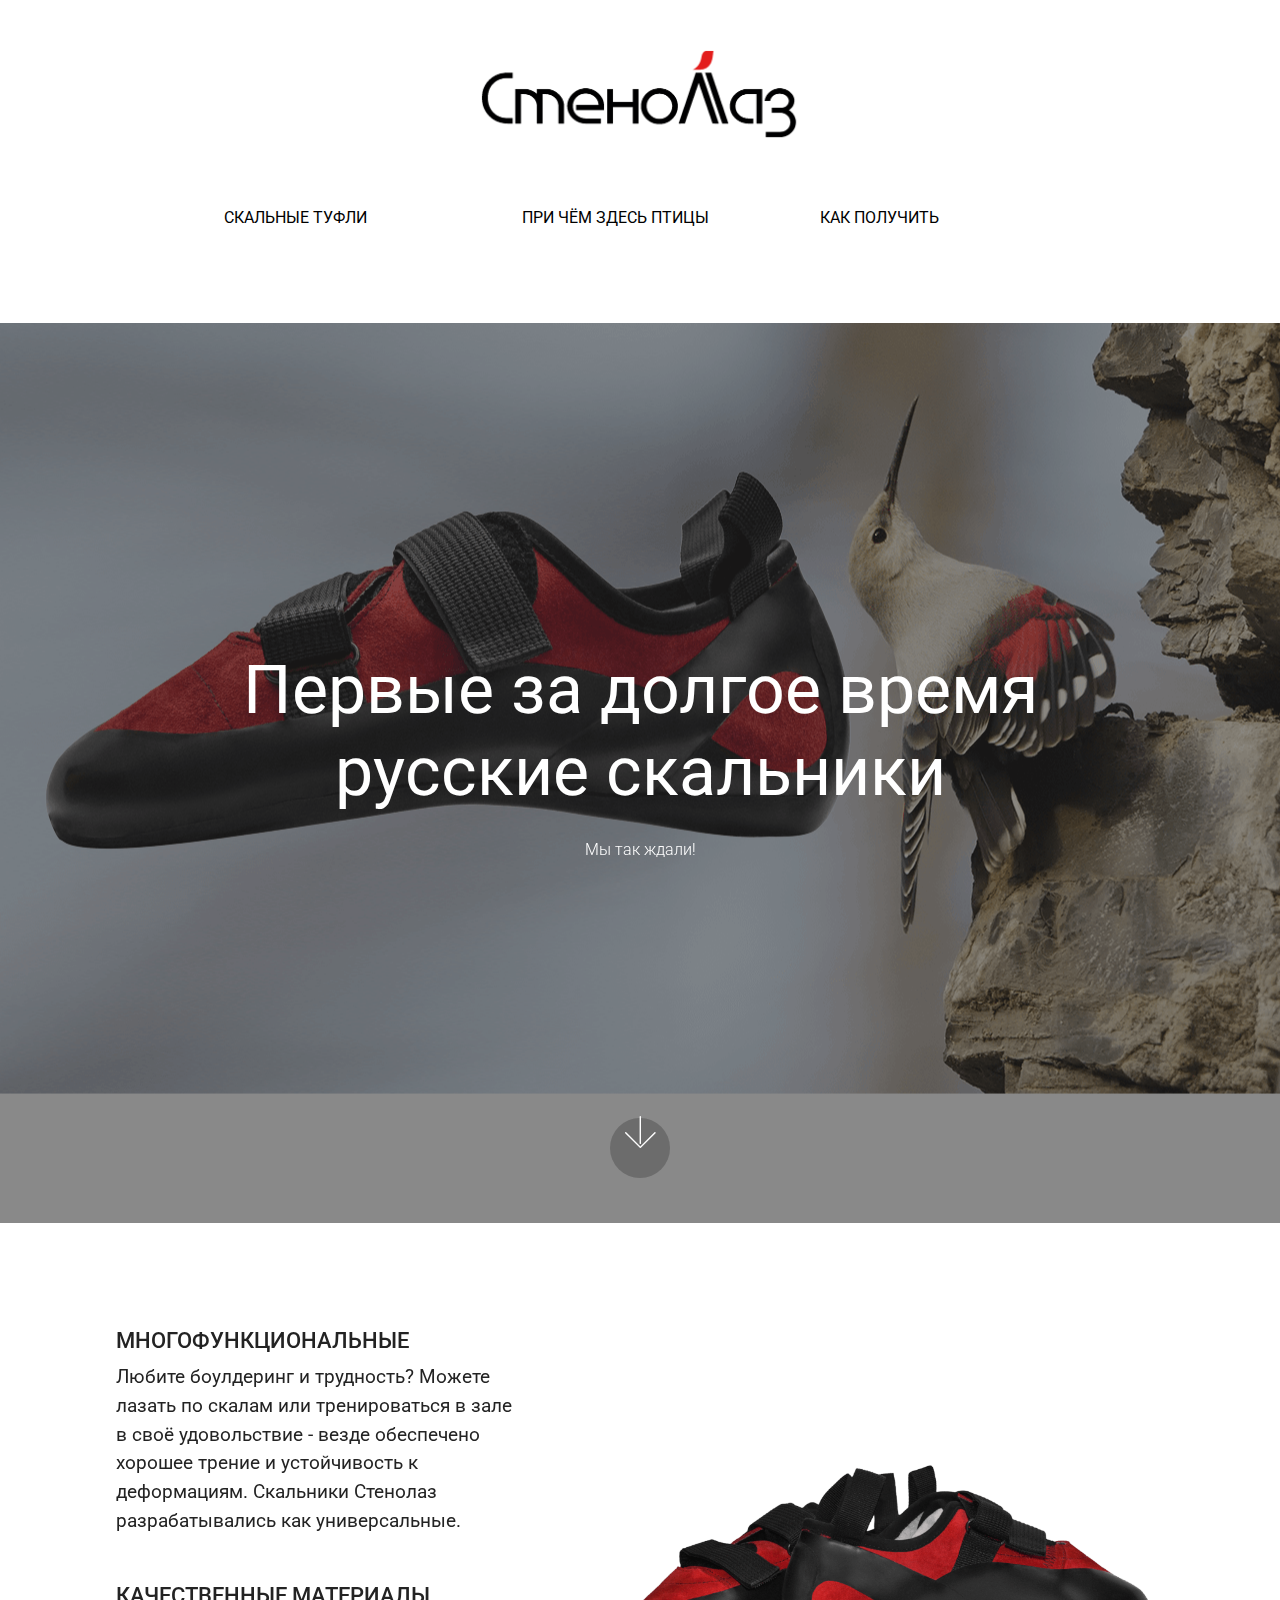
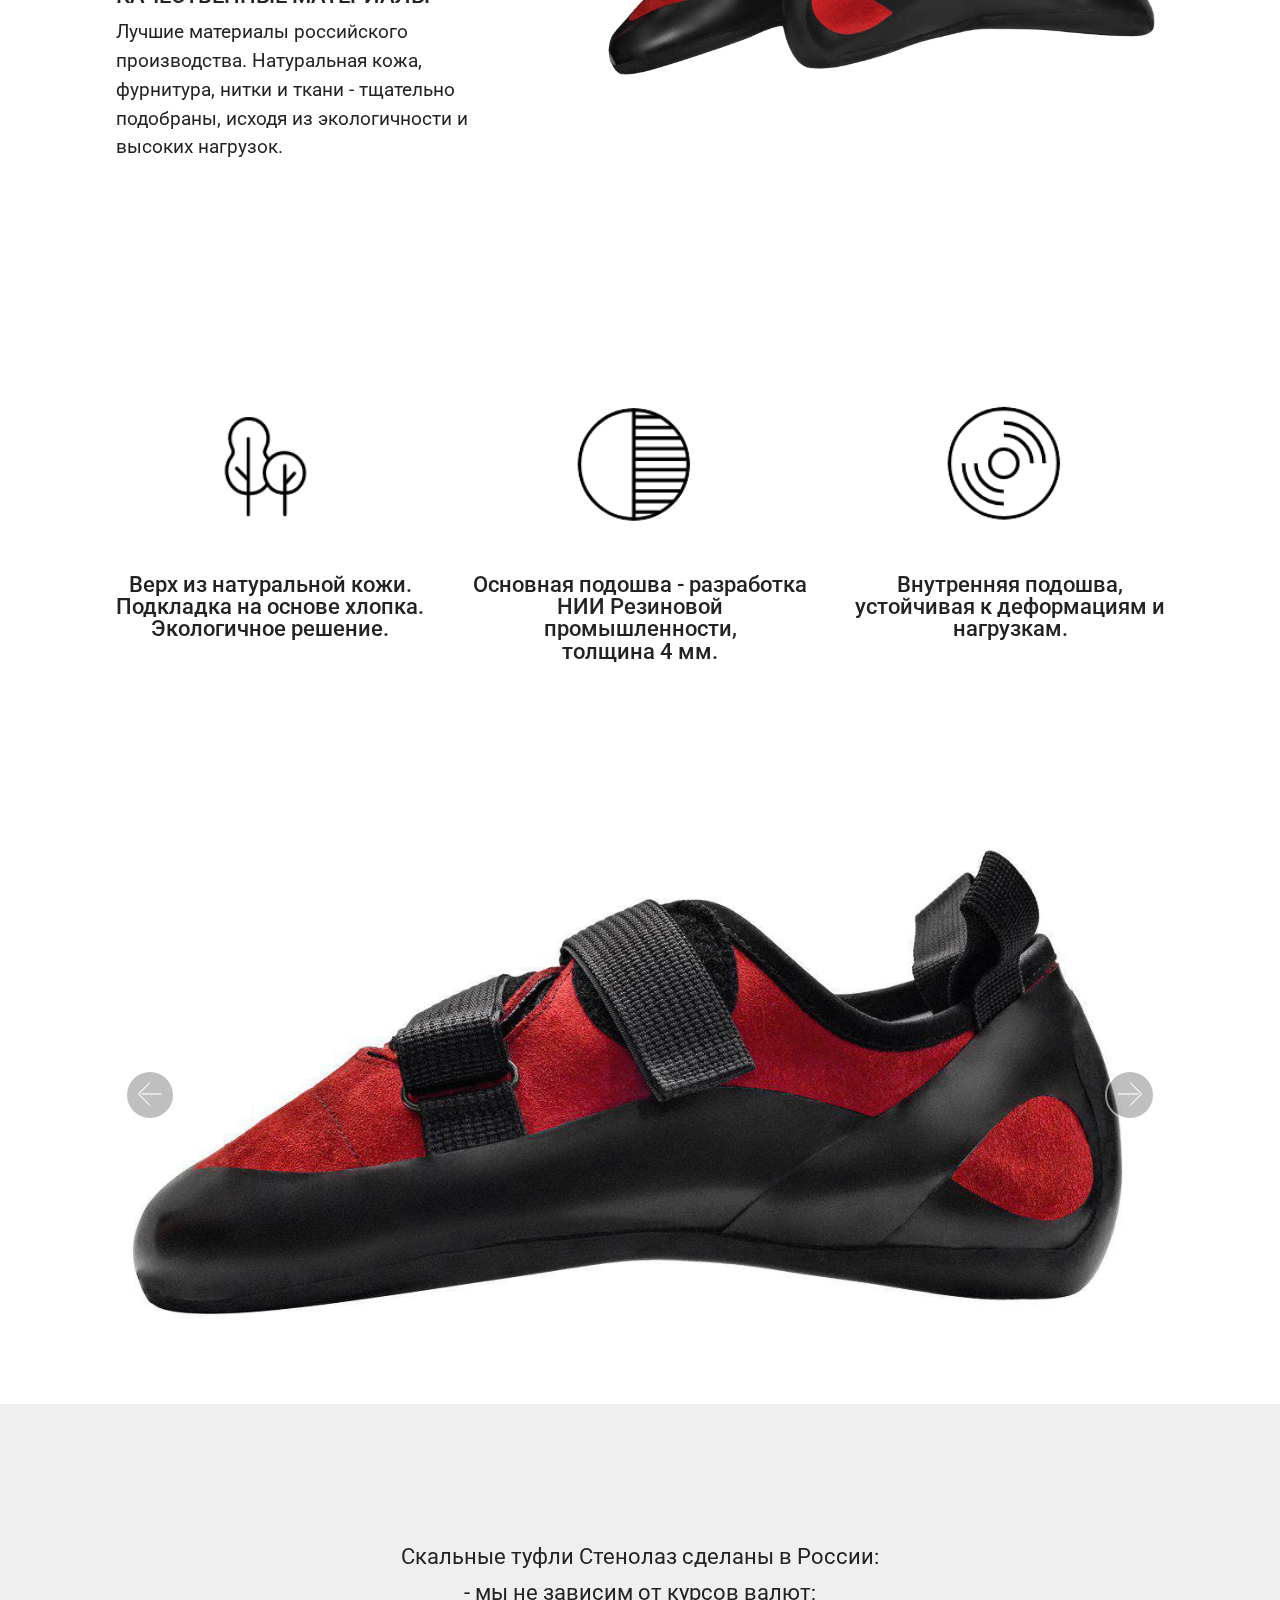
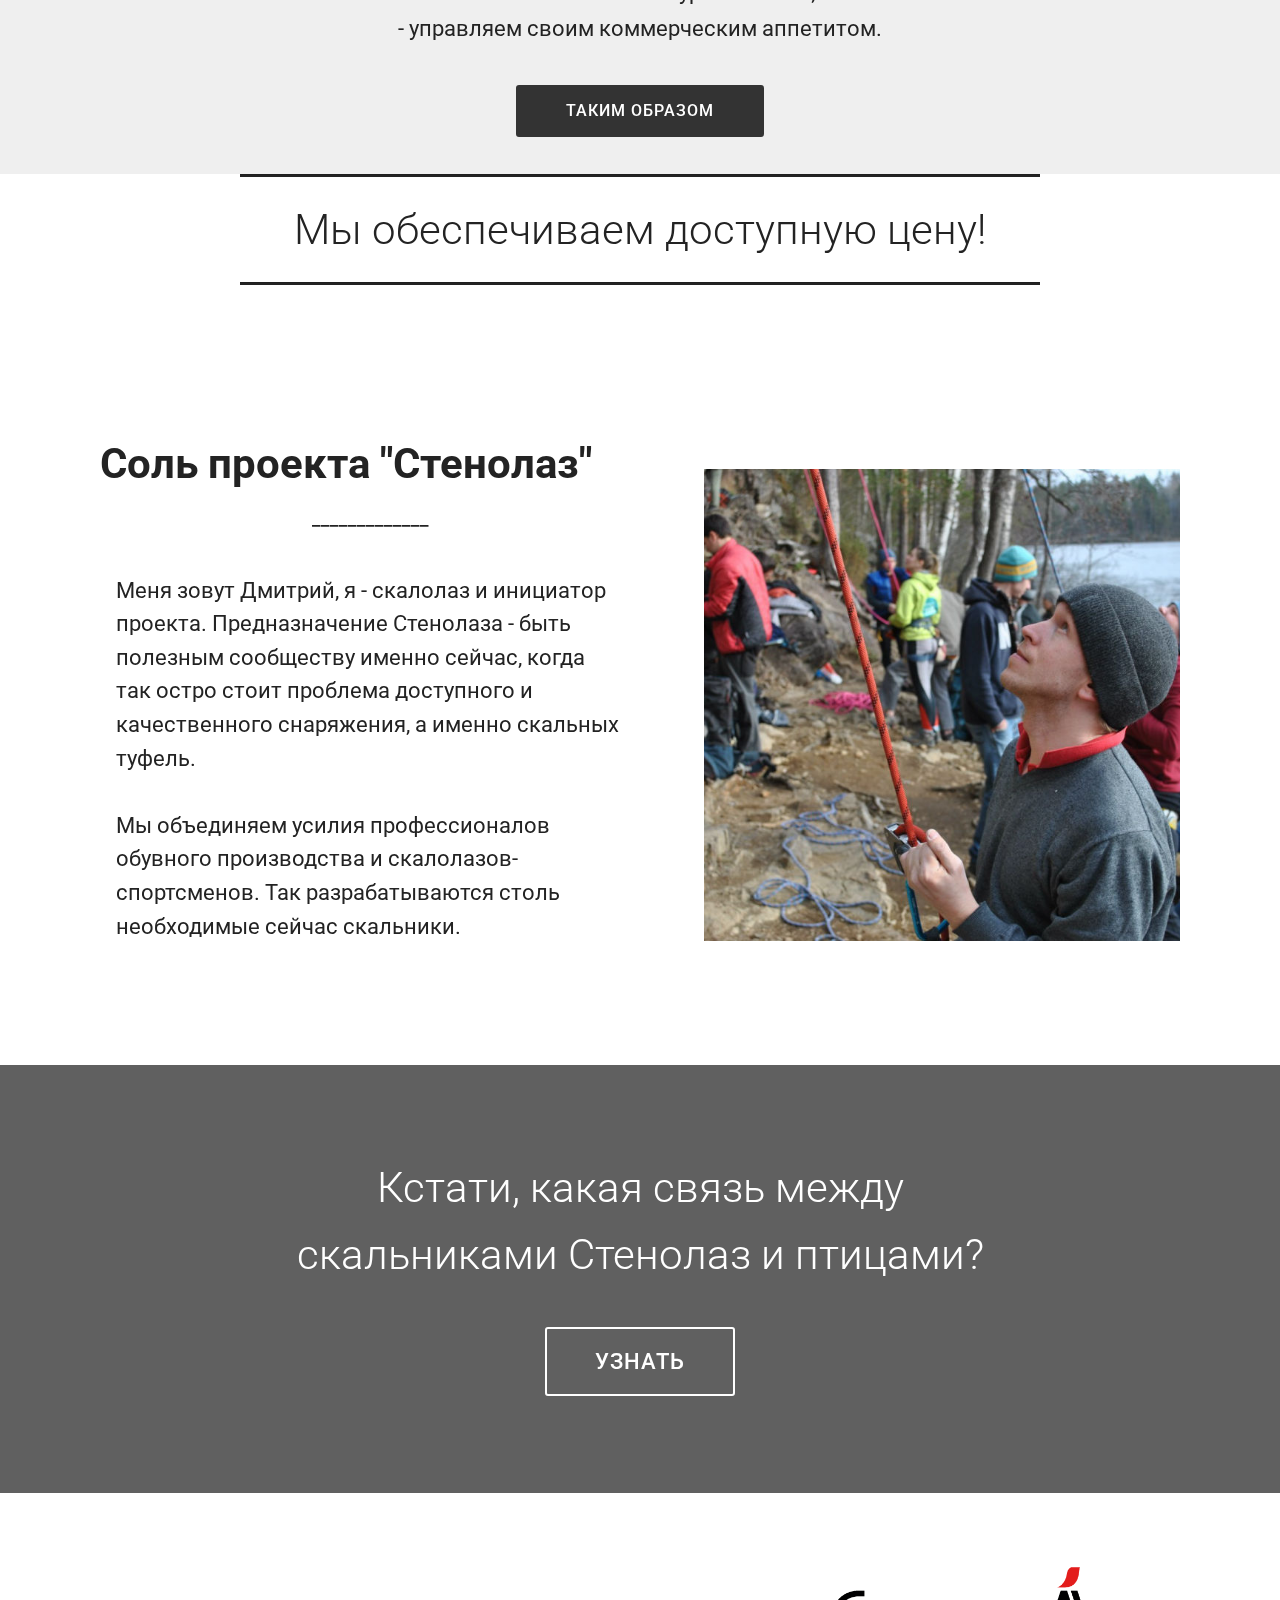
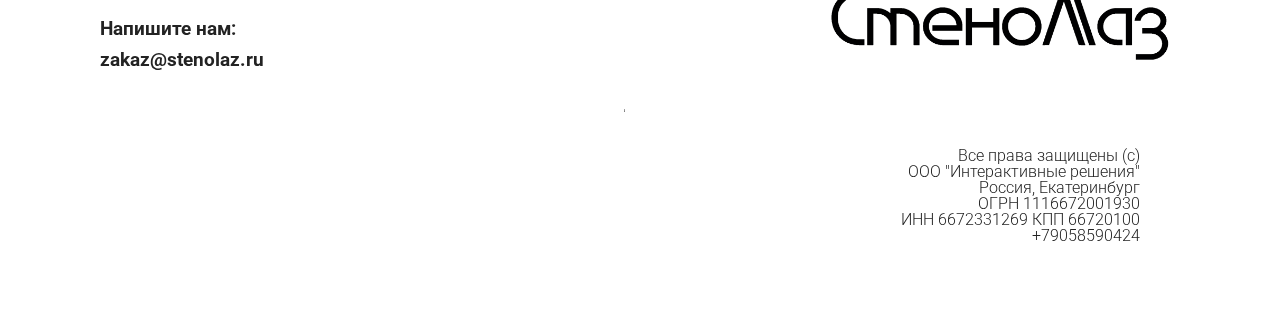
<file: index.html>
<!DOCTYPE html>
<html  >
<head>
  <!-- Site made with Mobirise Website Builder v4.9.7, https://mobirise.com -->
  <meta charset="UTF-8">
  <meta http-equiv="X-UA-Compatible" content="IE=edge">
  <meta name="generator" content="Mobirise v4.9.7, mobirise.com">
  <meta name="viewport" content="width=device-width, initial-scale=1, minimum-scale=1">
  <link rel="shortcut icon" href="assets/images/favicon.ico" type="image/x-icon">
  <meta name="description" content="Обувь и товары для скалолазания">
  
  <title>Скальные туфли Стенолаз</title>
  <link rel="stylesheet" href="assets/web/assets/mobirise-icons/mobirise-icons.css">
  <link rel="stylesheet" href="assets/tether/tether.min.css">
  <link rel="stylesheet" href="assets/bootstrap/css/bootstrap.min.css">
  <link rel="stylesheet" href="assets/bootstrap/css/bootstrap-grid.min.css">
  <link rel="stylesheet" href="assets/bootstrap/css/bootstrap-reboot.min.css">
  <link rel="stylesheet" href="assets/theme/css/style.css">
  <link rel="stylesheet" href="assets/mobirise/css/mbr-additional.css" type="text/css">
  
  
  
</head>
<body>
  <section class="cid-rod2fDq1Tm" id="image1-1c">

    

    <figure class="mbr-figure container">
        <div class="image-block" style="width: 30%;">
            <a href="index.html"><img src="assets/images/logo-stenolaz-676x201.png" width="1400" alt="Mobirise" title=""></a>
            
        </div>
    </figure>
</section>

<section class="engine"><a href="https://mobirise.info/h">how to create a web page for free</a></section><section class="mbr-section article content14 cid-rod2ssLNWK" id="content14-1e">
      
     

    <div class="container">
        <div class="media-container-row">
            <div class="row col-12 col-md-10">
                <div class="col-12 mbr-text mbr-fonts-style col-md-4 display-4"><a href="index.html">
                     </a><p class="p-3"><a href="index.html" class="text-black">СКАЛЬНЫЕ ТУФЛИ</a></p><a href="index.html">
                </a></div>
                <div class="col-12 mbr-text mbr-fonts-style display-4 col-md-4"><a href="birds.html">
                     </a><p class="p-3"><strong><a href="birds.html" class="text-black"></a><a href="birds.html" class="text-black">ПРИ ЧЁМ ЗДЕСЬ ПТИЦЫ</a></strong></p><a href="birds.html">
                </a></div>
                <div class="col-12 col-md-4 mbr-text mbr-fonts-style display-4"><a href="planeta.html">
                     </a><p class="p-3"><a href="planeta.html" class="text-black">КАК ПОЛУЧИТЬ</a></p><a href="planeta.html">
                </a></div>
            </div>
        </div>
    </div>
</section>

<section class="cid-rod0WAYGXC mbr-fullscreen mbr-parallax-background" id="header2-1b">

    

    <div class="mbr-overlay" style="opacity: 0.5; background-color: rgb(35, 35, 35);"></div>

    <div class="container align-center">
        <div class="row justify-content-md-center">
            <div class="mbr-white col-md-10">
                <h1 class="mbr-section-title mbr-bold pb-3 mbr-fonts-style display-1"><span style="font-weight: normal;">Первые за долгое время 
</span><div><span style="font-weight: normal;">русские скальники</span></div></h1>
                
                <p class="mbr-text pb-3 mbr-fonts-style display-4">
                    Мы так ждали!
                </p>
                
            </div>
        </div>
    </div>
    <div class="mbr-arrow hidden-sm-down" aria-hidden="true">
        <a href="#next">
            <i class="mbri-down mbr-iconfont"></i>
        </a>
    </div>
</section>

<section class="features11 cid-roc1GBrMOD" id="features11-c">

    

    

    <div class="container">   
        <div class="col-md-12">
            <div class="media-container-row">
                <div class="mbr-figure m-auto" style="width: 60%;">
                    <img src="assets/images/952x479.png" alt="Mobirise" title="">
                </div>
                <div class=" align-left aside-content">
                    
                    <div class="mbr-section-text">
                        
                    </div>

                    <div class="block-content">
                        <div class="card p-3 pr-3">
                            <div class="media">
                                     
                                <div class="media-body">
                                    <h4 class="card-title mbr-fonts-style display-5">
                                        МНОГОФУНКЦИОНАЛЬНЫЕ</h4>
                                </div>
                            </div>                

                            <div class="card-box">
                                <p class="block-text mbr-fonts-style display-7">
                                   Любите боулдеринг и трудность? Можете лазать по скалам или тренироваться в зале в своё удовольствие - везде обеспечено хорошее трение и устойчивость к деформациям. Скальники Стенолаз разрабатывались как универсальные. 
                                </p>
                            </div>
                        </div>

                        <div class="card p-3 pr-3">
                            <div class="media">
                                     
                                <div class="media-body">
                                    <h4 class="card-title mbr-fonts-style display-5">КАЧЕСТВЕННЫЕ МАТЕРИАЛЫ</h4>
                                </div>
                            </div>                

                            <div class="card-box">
                                <p class="block-text mbr-fonts-style display-7">
                                    Лучшие материалы российского производства. Натуральная кожа, фурнитура, нитки и ткани - тщательно подобраны, исходя из экологичности и высоких нагрузок.
                                </p>
                            </div>
                        </div>
                    </div>
                </div>
            </div>
        </div> 
    </div>          
</section>

<section class="features2 cid-roc3s3ULmD" id="features2-e">

    

    
    
    <div class="container">
        <div class="media-container-row">
            <div class="card p-3 col-12 col-md-6 col-lg-4">
                <div class="card-wrapper">
                    <div class="card-img">
                        <img src="assets/images/1-2-301x134.png" alt="Mobirise" title="">
                    </div>
                    <div class="card-box">
                        <h4 class="card-title pb-3 mbr-fonts-style display-5">Верх из натуральной кожи.
<div>Подкладка на основе хлопка.
</div><div>Экологичное решение.</div></h4>
                        
                    </div>
                </div>
            </div>

            <div class="card p-3 col-12 col-md-6 col-lg-4">
                <div class="card-wrapper">
                    <div class="card-img">
                        <img src="assets/images/2-2-301x134.png" alt="Mobirise" title="">
                    </div>
                    <div class="card-box ">
                        <h4 class="card-title pb-3 mbr-fonts-style display-5">Основная подошва - разработка НИИ Резиновой промышленности,
<div>толщина 4 мм.</div></h4>
                        
                    </div>
                </div>
            </div>

            <div class="card p-3 col-12 col-md-6 col-lg-4">
                <div class="card-wrapper">
                    <div class="card-img">
                        <img src="assets/images/3-2-301x134.png" alt="Mobirise" title="">
                    </div>
                    <div class="card-box">
                        <h4 class="card-title pb-3 mbr-fonts-style display-5">Внутренняя подошва,
<div>устойчивая к деформациям и нагрузкам.</div></h4>
                        
                    </div>
                </div>
            </div>

            
        </div>
    </div>
</section>

<section class="carousel slide cid-roc5U5ofTE" data-interval="false" id="slider2-f">

    
    <div class="container content-slider">
        <div class="content-slider-wrap">
            <div><div class="mbr-slider slide carousel" data-pause="true" data-keyboard="false" data-ride="false" data-interval="false"><div class="carousel-inner" role="listbox"><div class="carousel-item slider-fullscreen-image" data-bg-video-slide="false" style="background-image: url(assets/images/photo-2018-09-22-23-35-28-1220x614.jpg);"><div class="container container-slide"><div class="image_wrapper"><img src="assets/images/photo-2018-09-22-23-35-28-1220x614.jpg"><div class="carousel-caption justify-content-center"><div class="col-10 align-center"></div></div></div></div></div><div class="carousel-item slider-fullscreen-image" data-bg-video-slide="false" style="background-image: url(assets/images/photo-2018-09-22-23-35-25-1220x614.jpg);"><div class="container container-slide"><div class="image_wrapper"><img src="assets/images/photo-2018-09-22-23-35-25-1220x614.jpg"><div class="carousel-caption justify-content-center"><div class="col-10 align-center"></div></div></div></div></div><div class="carousel-item slider-fullscreen-image active" data-bg-video-slide="false" style="background-image: url(assets/images/photo-2018-09-22-23-35-20-1220x614.jpg);"><div class="container container-slide"><div class="image_wrapper"><img src="assets/images/photo-2018-09-22-23-35-20-1220x614.jpg"><div class="carousel-caption justify-content-center"><div class="col-10 align-center"></div></div></div></div></div></div><a data-app-prevent-settings="" class="carousel-control carousel-control-prev" role="button" data-slide="prev" href="#slider2-f"><span aria-hidden="true" class="mbri-left mbr-iconfont"></span><span class="sr-only">Previous</span></a><a data-app-prevent-settings="" class="carousel-control carousel-control-next" role="button" data-slide="next" href="#slider2-f"><span aria-hidden="true" class="mbri-right mbr-iconfont"></span><span class="sr-only">Next</span></a></div></div> 
        </div>
    </div>
</section>

<section class="header1 cid-roc6R1mnWr" id="header16-g">

    

    

    <div class="container">
        <div class="row justify-content-md-center">
            <div class="col-md-10 align-center">
                
                
                <p class="mbr-text pb-3 mbr-fonts-style display-5">Скальные туфли Стенолаз сделаны в России:
<br>- мы не зависим от курсов валют;
<br>- управляем своим коммерческим аппетитом.</p>
                <div class="mbr-section-btn"><a class="btn btn-md btn-black display-4" href="index.html#content9-h">ТАКИМ ОБРАЗОМ</a></div>
            </div>
        </div>
    </div>

</section>

<section class="mbr-section article content9 cid-roc7fyxbL1" id="content9-h">
    
     

    <div class="container">
        <div class="inner-container" style="width: 96%;">
            <hr class="line" style="width: 75%;">
            <div class="section-text align-center mbr-fonts-style display-2">Мы обеспечиваем доступную цену!</div>
            <hr class="line" style="width: 75%;">
        </div>
        </div>
</section>

<section class="features11 cid-roc8aHlmYa" id="features11-i">

    

    

    <div class="container">   
        <div class="col-md-12">
            <div class="media-container-row">
                <div class="mbr-figure m-auto" style="width: 50%;">
                    <img src="assets/images/zzcn-zsstzq-952x639.jpg" alt="Mobirise" title="">
                </div>
                <div class=" align-left aside-content">
                    <h2 class="mbr-title pt-2 mbr-fonts-style display-2"><strong>Соль проекта "Стенолаз"</strong></h2>
                    <div class="mbr-section-text">
                        
                    </div>

                    <div class="block-content">
                        <div class="card p-3 pr-3">
                            <div class="media">
                                     
                                <div class="media-body">
                                    <h4 class="card-title mbr-fonts-style display-7">
                                        _____________</h4>
                                </div>
                            </div>                

                            <div class="card-box">
                                <p class="block-text mbr-fonts-style display-5"><br>Меня зовут Дмитрий, я - скалолаз и инициатор проекта. Предназначение Стенолаза - быть полезным сообществу именно сейчас, когда так остро стоит проблема доступного и качественного снаряжения, а именно скальных туфель.
<br>
<br>Мы объединяем усилия профессионалов обувного производства и скалолазов-спортсменов. Так разрабатываются столь необходимые сейчас скальники.</p>
                            </div>
                        </div>

                        
                    </div>
                </div>
            </div>
        </div> 
    </div>          
</section>

<section class="header1 cid-roc9QxUWAw mbr-parallax-background" id="header16-j">

    

    <div class="mbr-overlay" style="opacity: 0.7; background-color: rgb(35, 35, 35);">
    </div>

    <div class="container">
        <div class="row justify-content-md-center">
            <div class="col-md-10 align-center">
                
                
                <p class="mbr-text pb-3 mbr-fonts-style display-2">Кстати, какая связь между
<br>скальниками Стенолаз и птицами?</p>
                <div class="mbr-section-btn"><a class="btn btn-md btn-white-outline display-5" href="birds.html">УЗНАТЬ</a></div>
            </div>
        </div>
    </div>

</section>

<section class="mbr-section content7 cid-rocMxagl4M" id="content7-z">
          
    

    <div class="container">
        <div class="media-container-row">
            <div class="col-12 col-md-12">
                <div class="media-container-row">
                    <div class="media-content">
                        <div class="mbr-section-text">
                            <p class="mbr-text align-right mb-0 mbr-fonts-style display-7"><strong><br></strong><br><strong>Напишите нам:
<br>zakaz@stenolaz.ru</strong></p>
                        </div>
                    </div>
                    <div class="mbr-figure" style="width: 60%;">
                     <img src="assets/images/logo-stenolaz-676x201.png" alt="Mobirise" title="">  
                    </div>
                </div>
            </div>
        </div>
    </div>
</section>

<section class="timeline2 cid-rof4gTvlPM" id="timeline2-1i">

    

    

    <div class="container align-center">
        
        

        <div class="container timelines-container" mbri-timelines="">
            <div class="row timeline-element reverse">      
                <span class="iconsBackground">
                    <span class="mbr-iconfont mbri-more-vertical" style="font-size: 3px;"></span>
                </span>          
                <div class="col-xs-12 col-md-6 align-left">
                    <div class="timeline-text-content">
                        <h4 class="mbr-timeline-title pb-3 mbr-fonts-style display-4">.</h4>
                        <p class="mbr-timeline-text mbr-fonts-style display-4">Все права защищены (с)<br>ООО "Интерактивные решения"<br>Россия, Екатеринбург<br>ОГРН 1116672001930<br>ИНН 6672331269 КПП 66720100<br>+79058590424</p>
                     </div>
                </div>
            </div>

             

            

            

            

            

            

            

            

            

            

            
        </div>
    </div>
</section>


  <script src="assets/web/assets/jquery/jquery.min.js"></script>
  <script src="assets/popper/popper.min.js"></script>
  <script src="assets/tether/tether.min.js"></script>
  <script src="assets/bootstrap/js/bootstrap.min.js"></script>
  <script src="assets/smoothscroll/smooth-scroll.js"></script>
  <script src="assets/ytplayer/jquery.mb.ytplayer.min.js"></script>
  <script src="assets/vimeoplayer/jquery.mb.vimeo_player.js"></script>
  <script src="assets/bootstrapcarouselswipe/bootstrap-carousel-swipe.js"></script>
  <script src="assets/parallax/jarallax.min.js"></script>
  <script src="assets/theme/js/script.js"></script>
  <script src="assets/slidervideo/script.js"></script>
  
  
</body>
</html>
</file>
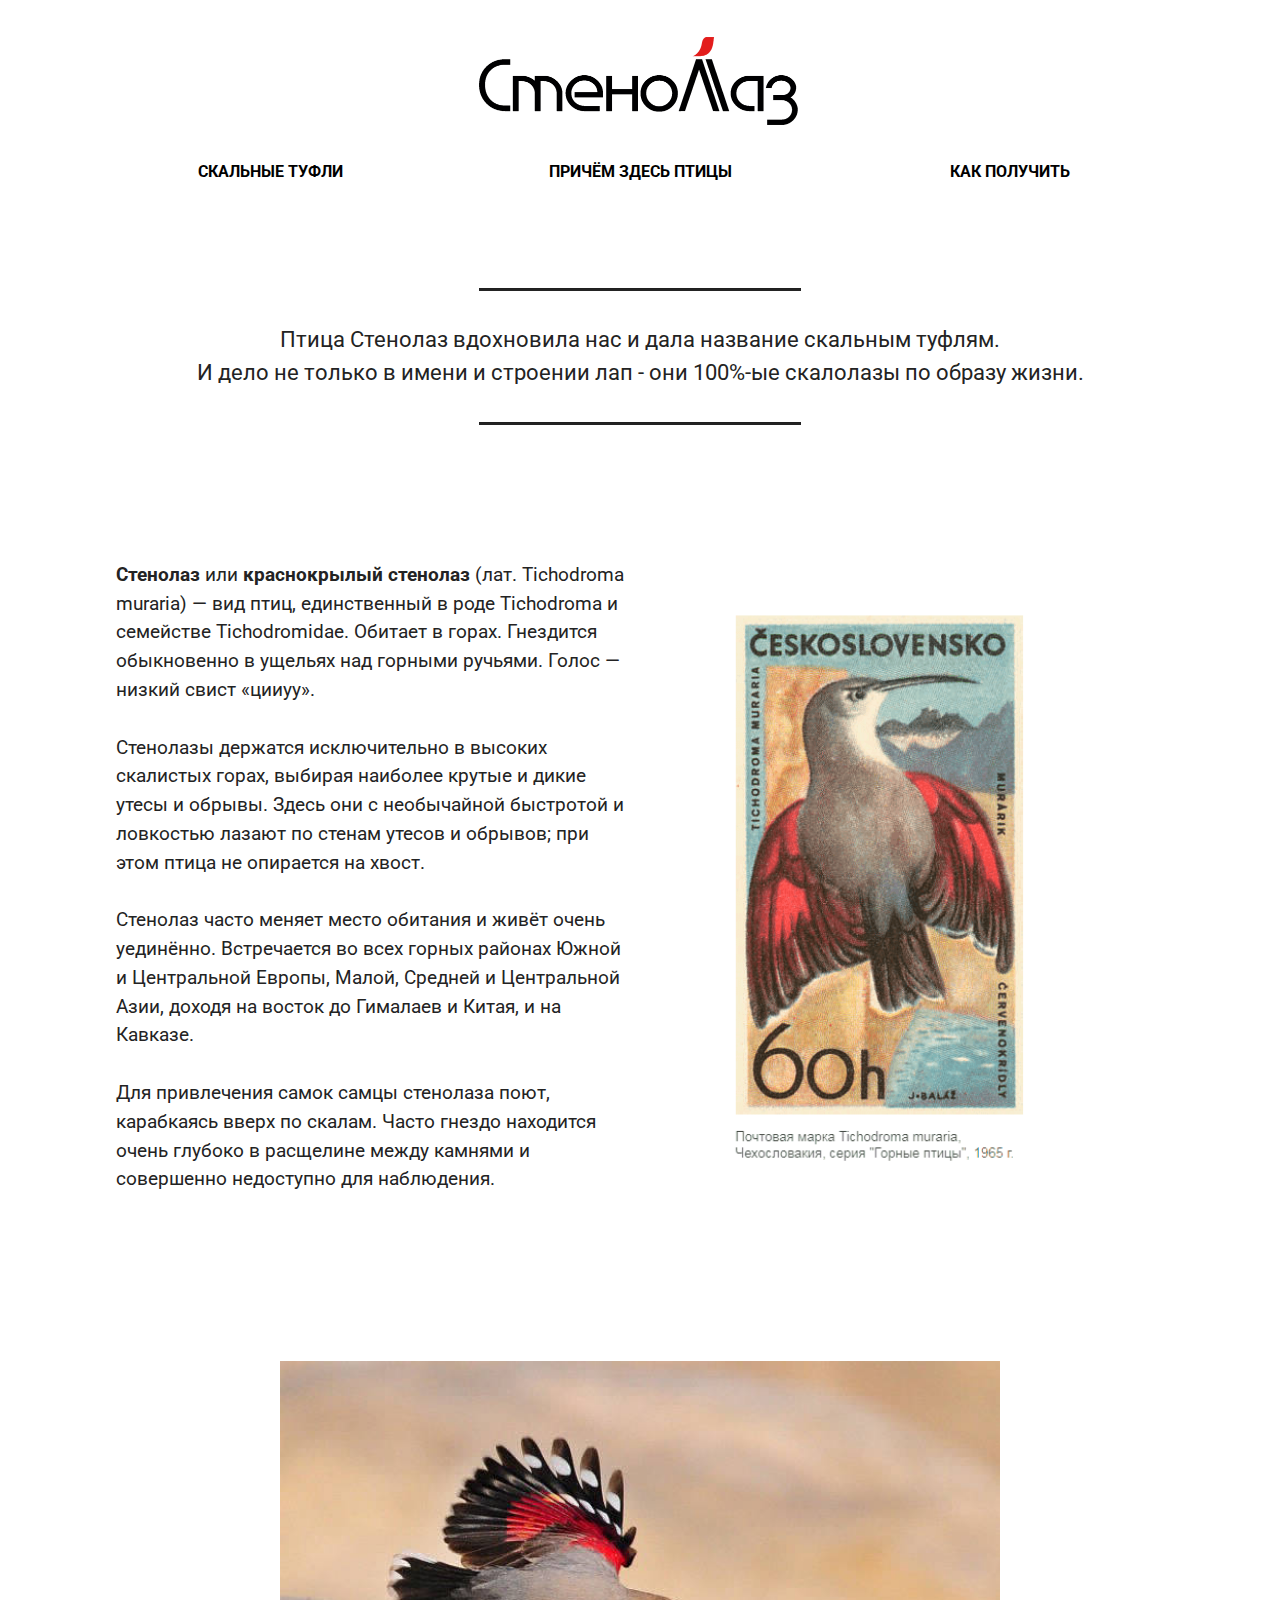
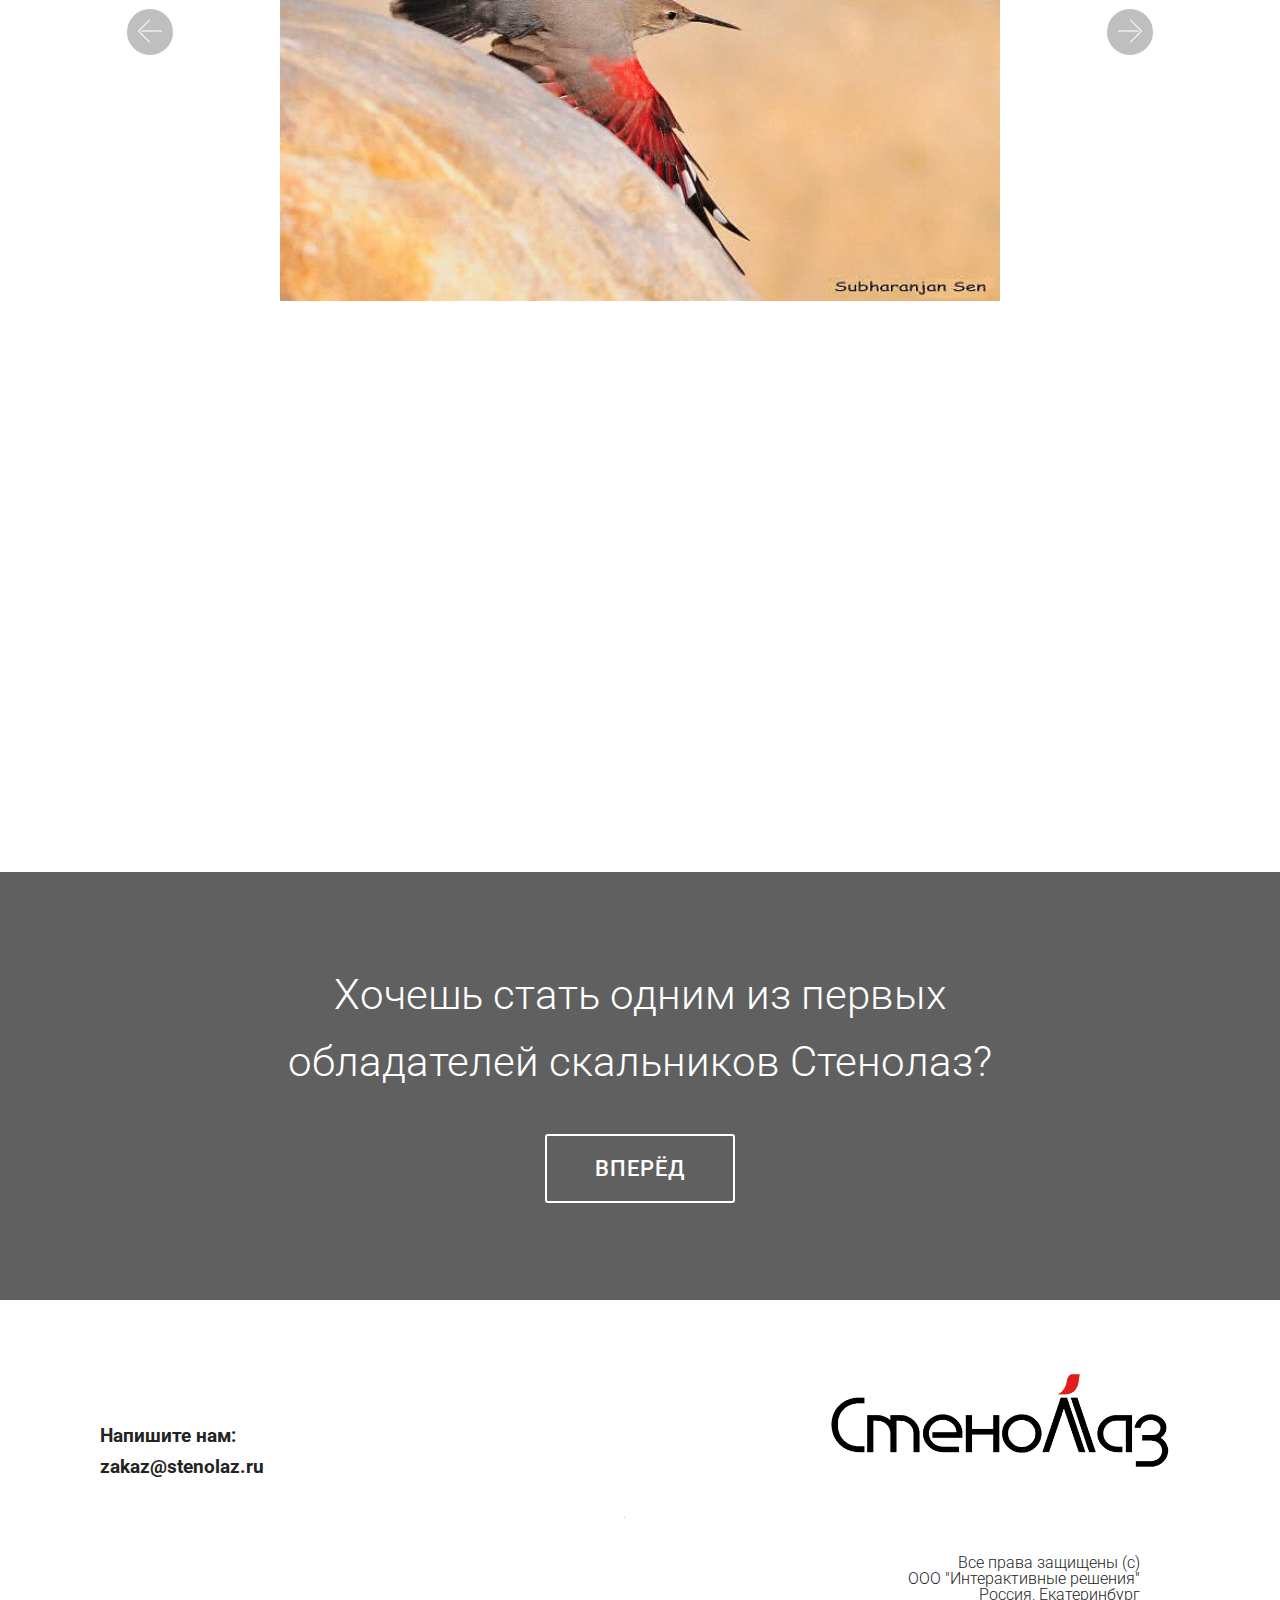
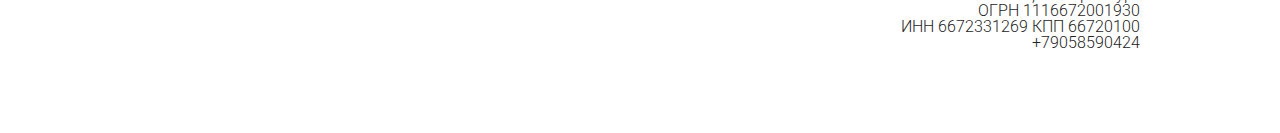
<file: birds.html>
<!DOCTYPE html>
<html  >
<head>
  <!-- Site made with Mobirise Website Builder v4.9.7, https://mobirise.com -->
  <meta charset="UTF-8">
  <meta http-equiv="X-UA-Compatible" content="IE=edge">
  <meta name="generator" content="Mobirise v4.9.7, mobirise.com">
  <meta name="viewport" content="width=device-width, initial-scale=1, minimum-scale=1">
  <link rel="shortcut icon" href="assets/images/favicon.ico" type="image/x-icon">
  <meta name="description" content="Стенолаз краснокрылый">
  
  <title>При чём тут птицы</title>
  <link rel="stylesheet" href="assets/web/assets/mobirise-icons/mobirise-icons.css">
  <link rel="stylesheet" href="assets/tether/tether.min.css">
  <link rel="stylesheet" href="assets/bootstrap/css/bootstrap.min.css">
  <link rel="stylesheet" href="assets/bootstrap/css/bootstrap-grid.min.css">
  <link rel="stylesheet" href="assets/bootstrap/css/bootstrap-reboot.min.css">
  <link rel="stylesheet" href="assets/theme/css/style.css">
  <link rel="stylesheet" href="assets/mobirise/css/mbr-additional.css" type="text/css">
  
  
  
</head>
<body>
  <section class="features3 cid-rocmAmuPCK" id="features3-n">

    

    
    <div class="container">
        <div class="media-container-row">
            <div class="card p-3 col-12 col-md-6 col-lg-4">
                <div class="card-wrapper">
                    <div class="card-img">
                        <img src="assets/images/0-676x201.png" alt="Mobirise" title="">
                    </div>
                    <div class="card-box">
                        <h4 class="card-title mbr-fonts-style display-4">
                            <a href="index.html" class="text-black"><strong>СКАЛЬНЫЕ ТУФЛИ</strong></a></h4>
                        
                    </div>
                    
                </div>
            </div>

            <div class="card p-3 col-12 col-md-6 col-lg-4">
                <div class="card-wrapper">
                    <div class="card-img">
                        <a href="index.html"><img src="assets/images/logo-stenolaz-676x201.png" alt="Mobirise" title=""></a>
                    </div>
                    <div class="card-box">
                        <h4 class="card-title mbr-fonts-style display-4"><a href="birds.html" class="text-black"><strong>
                            ПРИЧЁМ ЗДЕСЬ ПТИЦЫ</strong></a></h4>
                        
                    </div>
                    
                </div>
            </div>

            <div class="card p-3 col-12 col-md-6 col-lg-4">
                <div class="card-wrapper">
                    <div class="card-img">
                        <img src="assets/images/0-676x201.png" alt="Mobirise" title="">
                    </div>
                    <div class="card-box">
                        <h4 class="card-title mbr-fonts-style display-4">
                            <a href="planeta.html" class="text-black"><strong>КАК ПОЛУЧИТЬ</strong></a></h4>
                        
                    </div>
                    
                </div>
            </div>

            
        </div>
    </div>
</section>

<section class="engine"><a href="https://mobirise.info/s">free bootstrap themes</a></section><section class="mbr-section article content9 cid-rocmMs3Gto" id="content9-o">
    
     

    <div class="container">
        <div class="inner-container" style="width: 100%;">
            <hr class="line" style="width: 29%;">
            <div class="section-text align-center mbr-fonts-style display-5">Птица Стенолаз вдохновила нас и дала название скальным туфлям.
<div>И дело не только в имени и строении лап - они 100%-ые скалолазы по образу жизни.</div></div>
            <hr class="line" style="width: 29%;">
        </div>
        </div>
</section>

<section class="features11 cid-rocn8qCIgr" id="features11-p">

    

    

    <div class="container">   
        <div class="col-md-12">
            <div class="media-container-row">
                <div class="mbr-figure m-auto" style="width: 50%;">
                    <img src="assets/images/2-1-622x558.png" alt="Mobirise" title="">
                </div>
                <div class=" align-left aside-content">
                    
                    <div class="mbr-section-text">
                        
                    </div>

                    <div class="block-content">
                        <div class="card p-3 pr-3">
                            <div class="media">
                                     
                                <div class="media-body">
                                    
                                </div>
                            </div>                

                            <div class="card-box">
                                <p class="block-text mbr-fonts-style display-7"><strong>Стенолаз </strong>или<strong> краснокрылый стенолаз
</strong>(лат. Tichodroma muraria) — вид птиц, единственный в роде Tichodroma и семействе Tichodromidae. Обитает в горах. Гнездится обыкновенно в ущельях над горными ручьями. Голос — низкий свист «цииуу».
<br>
<br>Стенолазы держатся исключительно в высоких скалистых горах, выбирая наиболее крутые и дикие утесы и обрывы. Здесь они с необычайной быстротой и ловкостью лазают по стенам утесов и обрывов; при этом птица не опирается на хвост.
<br>
<br>Стенолаз часто меняет место обитания и живёт очень уединённо. Встречается во всех горных районах Южной и Центральной Европы, Малой, Средней и Центральной Азии, доходя на восток до Гималаев и Китая, и на Кавказе.
<br>
<br>Для привлечения самок самцы стенолаза поют, карабкаясь вверх по скалам. Часто гнездо находится очень глубоко в расщелине между камнями и совершенно недоступно для наблюдения.</p>
                            </div>
                        </div>

                        
                    </div>
                </div>
            </div>
        </div> 
    </div>          
</section>

<section class="carousel slide cid-rocpaqsUA3" data-interval="false" id="slider2-q">

    
    <div class="container content-slider">
        <div class="content-slider-wrap">
            <div><div class="mbr-slider slide carousel" data-pause="true" data-keyboard="false" data-ride="false" data-interval="false"><div class="carousel-inner" role="listbox"><div class="carousel-item slider-fullscreen-image" data-bg-video-slide="false" style="background-image: url(assets/images/stenolazru-8-1024x683.jpg);"><div class="container container-slide"><div class="image_wrapper"><img src="assets/images/stenolazru-8-1024x683.jpg"><div class="carousel-caption justify-content-center"><div class="col-10 align-center"></div></div></div></div></div><div class="carousel-item slider-fullscreen-image" data-bg-video-slide="false" style="background-image: url(assets/images/2-stenolazru-12-600x600.jpg);"><div class="container container-slide"><div class="image_wrapper"><img src="assets/images/2-stenolazru-12-600x600.jpg"><div class="carousel-caption justify-content-center"><div class="col-10 align-center"></div></div></div></div></div><div class="carousel-item slider-fullscreen-image" data-bg-video-slide="false" style="background-image: url(assets/images/3-stenolazru-3-506x782.jpg);"><div class="container container-slide"><div class="image_wrapper"><img src="assets/images/3-stenolazru-3-506x782.jpg"><div class="carousel-caption justify-content-center"><div class="col-10 align-center"></div></div></div></div></div><div class="carousel-item slider-fullscreen-image active" data-bg-video-slide="false" style="background-image: url(assets/images/4-stenolazru-4-660x495.jpg);"><div class="container container-slide"><div class="image_wrapper"><img src="assets/images/4-stenolazru-4-660x495.jpg"><div class="carousel-caption justify-content-center"><div class="col-10 align-center"></div></div></div></div></div><div class="carousel-item slider-fullscreen-image" data-bg-video-slide="false" style="background-image: url(assets/images/5-stenolazru-9-710x546.jpg);"><div class="container container-slide"><div class="image_wrapper"><img src="assets/images/5-stenolazru-9-710x546.jpg"><div class="carousel-caption justify-content-center"><div class="col-10 align-center"></div></div></div></div></div><div class="carousel-item slider-fullscreen-image" data-bg-video-slide="false" style="background-image: url(assets/images/6-stenolazru-13-800x800.jpg);"><div class="container container-slide"><div class="image_wrapper"><img src="assets/images/6-stenolazru-13-800x800.jpg"><div class="carousel-caption justify-content-center"><div class="col-10 align-center"></div></div></div></div></div><div class="carousel-item slider-fullscreen-image" data-bg-video-slide="false" style="background-image: url(assets/images/7-stenolazru-15-461x500.jpg);"><div class="container container-slide"><div class="image_wrapper"><img src="assets/images/7-stenolazru-15-461x500.jpg"><div class="carousel-caption justify-content-center"><div class="col-10 align-center"></div></div></div></div></div><div class="carousel-item slider-fullscreen-image" data-bg-video-slide="false" style="background-image: url(assets/images/8-stenolazru-1-480x720.jpg);"><div class="container container-slide"><div class="image_wrapper"><img src="assets/images/8-stenolazru-1-480x720.jpg"><div class="carousel-caption justify-content-center"><div class="col-10 align-center"></div></div></div></div></div><div class="carousel-item slider-fullscreen-image" data-bg-video-slide="false" style="background-image: url(assets/images/9-stenolazru-2-918x1200.jpg);"><div class="container container-slide"><div class="image_wrapper"><img src="assets/images/9-stenolazru-2-918x1200.jpg"><div class="carousel-caption justify-content-center"><div class="col-10 align-center"></div></div></div></div></div><div class="carousel-item slider-fullscreen-image" data-bg-video-slide="false" style="background-image: url(assets/images/10-stenolazru-11-1400x933.jpg);"><div class="container container-slide"><div class="image_wrapper"><img src="assets/images/10-stenolazru-11-1400x933.jpg"><div class="carousel-caption justify-content-center"><div class="col-10 align-center"></div></div></div></div></div></div><a data-app-prevent-settings="" class="carousel-control carousel-control-prev" role="button" data-slide="prev" href="#slider2-q"><span aria-hidden="true" class="mbri-left mbr-iconfont"></span><span class="sr-only">Previous</span></a><a data-app-prevent-settings="" class="carousel-control carousel-control-next" role="button" data-slide="next" href="#slider2-q"><span aria-hidden="true" class="mbri-right mbr-iconfont"></span><span class="sr-only">Next</span></a></div></div> 
        </div>
    </div>
</section>

<section class="cid-rocqaXTkRp" id="video1-r">

    
    
    <figure class="mbr-figure align-center container">
        <div class="video-block" style="width: 65%;">
            <div><iframe class="mbr-embedded-video" src="https://www.youtube.com/embed/uAkTD7eNMIw?rel=0&amp;amp;showinfo=0&amp;autoplay=0&amp;loop=0" width="1280" height="720" frameborder="0" allowfullscreen></iframe></div>
        </div>
    </figure>
</section>

<section class="header1 cid-rocqG9Wymr mbr-parallax-background" id="header16-s">

    

    <div class="mbr-overlay" style="opacity: 0.7; background-color: rgb(35, 35, 35);">
    </div>

    <div class="container">
        <div class="row justify-content-md-center">
            <div class="col-md-10 align-center">
                
                
                <p class="mbr-text pb-3 mbr-fonts-style display-2">Хочешь стать одним из первых
<br>обладателей скальников Стенолаз?</p>
                <div class="mbr-section-btn"><a class="btn btn-md btn-white-outline display-5" href="planeta.html">ВПЕРЁД</a></div>
            </div>
        </div>
    </div>

</section>

<section class="mbr-section content7 cid-rocSqHFQ2o" id="content7-17">
          
    

    <div class="container">
        <div class="media-container-row">
            <div class="col-12 col-md-12">
                <div class="media-container-row">
                    <div class="media-content">
                        <div class="mbr-section-text">
                            <p class="mbr-text align-right mb-0 mbr-fonts-style display-7"><strong><br></strong><br><strong>Напишите нам:
<br>zakaz@stenolaz.ru</strong></p>
                        </div>
                    </div>
                    <div class="mbr-figure" style="width: 60%;">
                     <a href="index.html"><img src="assets/images/logo-stenolaz-676x201.png" alt="Mobirise" title=""></a>  
                    </div>
                </div>
            </div>
        </div>
    </div>
</section>

<section class="timeline2 cid-rof5TGoGqD" id="timeline2-1j">

    

    

    <div class="container align-center">
        
        

        <div class="container timelines-container" mbri-timelines="">
            <div class="row timeline-element reverse">      
                <span class="iconsBackground">
                    <span class="mbr-iconfont mbri-more-vertical" style="font-size: 3px;"></span>
                </span>          
                <div class="col-xs-12 col-md-6 align-left">
                    <div class="timeline-text-content">
                        <h4 class="mbr-timeline-title pb-3 mbr-fonts-style display-4">.</h4>
                        <p class="mbr-timeline-text mbr-fonts-style display-4">Все права защищены (с)<br>ООО "Интерактивные решения"<br>Россия, Екатеринбург<br>ОГРН 1116672001930<br>ИНН 6672331269 КПП 66720100<br>+79058590424</p>
                     </div>
                </div>
            </div>

             

            

            

            

            

            

            

            

            

            

            
        </div>
    </div>
</section>


  <script src="assets/web/assets/jquery/jquery.min.js"></script>
  <script src="assets/popper/popper.min.js"></script>
  <script src="assets/tether/tether.min.js"></script>
  <script src="assets/bootstrap/js/bootstrap.min.js"></script>
  <script src="assets/smoothscroll/smooth-scroll.js"></script>
  <script src="assets/vimeoplayer/jquery.mb.vimeo_player.js"></script>
  <script src="assets/bootstrapcarouselswipe/bootstrap-carousel-swipe.js"></script>
  <script src="assets/parallax/jarallax.min.js"></script>
  <script src="assets/ytplayer/jquery.mb.ytplayer.min.js"></script>
  <script src="assets/theme/js/script.js"></script>
  <script src="assets/slidervideo/script.js"></script>
  
  
</body>
</html>
</file>
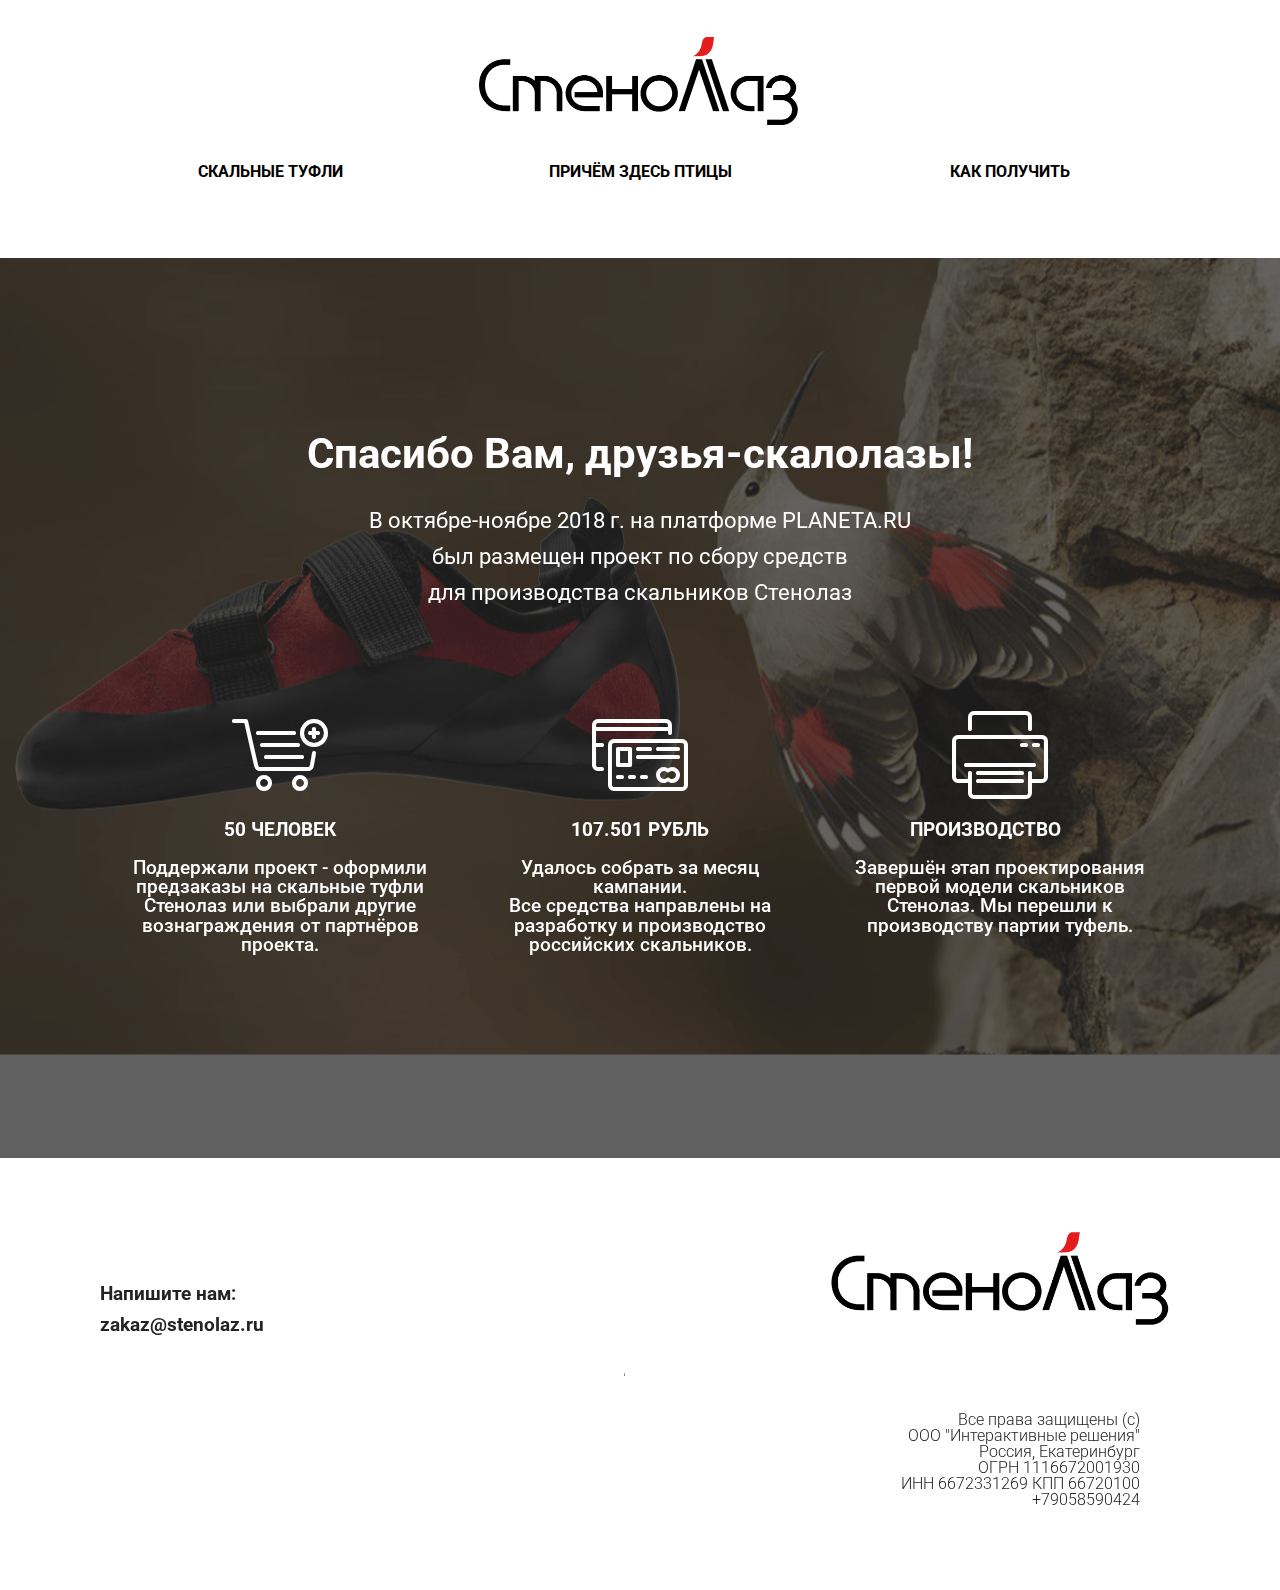
<file: planeta.html>
<!DOCTYPE html>
<html  >
<head>
  <!-- Site made with Mobirise Website Builder v4.9.7, https://mobirise.com -->
  <meta charset="UTF-8">
  <meta http-equiv="X-UA-Compatible" content="IE=edge">
  <meta name="generator" content="Mobirise v4.9.7, mobirise.com">
  <meta name="viewport" content="width=device-width, initial-scale=1, minimum-scale=1">
  <link rel="shortcut icon" href="assets/images/favicon.ico" type="image/x-icon">
  <meta name="description" content="Как получить скальные туфли Стенолаз">
  
  <title>Заказ скальников</title>
  <link rel="stylesheet" href="assets/web/assets/mobirise-icons/mobirise-icons.css">
  <link rel="stylesheet" href="assets/tether/tether.min.css">
  <link rel="stylesheet" href="assets/bootstrap/css/bootstrap.min.css">
  <link rel="stylesheet" href="assets/bootstrap/css/bootstrap-grid.min.css">
  <link rel="stylesheet" href="assets/bootstrap/css/bootstrap-reboot.min.css">
  <link rel="stylesheet" href="assets/theme/css/style.css">
  <link rel="stylesheet" href="assets/mobirise/css/mbr-additional.css" type="text/css">
  
  
  
</head>
<body>
  <section class="features3 cid-rocwkCUDGG" id="features3-y">

    

    
    <div class="container">
        <div class="media-container-row">
            <div class="card p-3 col-12 col-md-6 col-lg-4">
                <div class="card-wrapper">
                    <div class="card-img">
                        <img src="assets/images/0-676x201.png" alt="Mobirise" title="">
                    </div>
                    <div class="card-box">
                        <h4 class="card-title mbr-fonts-style display-4">
                            <a href="index.html" class="text-black"><strong>СКАЛЬНЫЕ ТУФЛИ</strong></a></h4>
                        
                    </div>
                    
                </div>
            </div>

            <div class="card p-3 col-12 col-md-6 col-lg-4">
                <div class="card-wrapper">
                    <div class="card-img">
                        <a href="index.html"><img src="assets/images/logo-stenolaz-676x201.png" alt="Mobirise" title=""></a>
                    </div>
                    <div class="card-box">
                        <h4 class="card-title mbr-fonts-style display-4"><a href="birds.html" class="text-black"><strong>
                            ПРИЧЁМ ЗДЕСЬ ПТИЦЫ</strong></a></h4>
                        
                    </div>
                    
                </div>
            </div>

            <div class="card p-3 col-12 col-md-6 col-lg-4">
                <div class="card-wrapper">
                    <div class="card-img">
                        <img src="assets/images/0-676x201.png" alt="Mobirise" title="">
                    </div>
                    <div class="card-box">
                        <h4 class="card-title mbr-fonts-style display-4">
                            <a href="planeta.html" class="text-black"><strong>КАК ПОЛУЧИТЬ</strong></a></h4>
                        
                    </div>
                    
                </div>
            </div>

            
        </div>
    </div>
</section>

<section class="engine"><a href="https://mobirise.info/j">website templates</a></section><section class="header12 cid-rocrq7aEFy mbr-fullscreen mbr-parallax-background" id="header12-w">

    

    <div class="mbr-overlay" style="opacity: 0.7; background-color: rgb(35, 35, 35);">
    </div>

    <div class="container  ">
            <div class="media-container">
                <div class="col-md-12 align-center">
                    <h1 class="mbr-section-title pb-3 mbr-white mbr-bold mbr-fonts-style display-2">Спасибо Вам, друзья-скалолазы!</h1>
                    <p class="mbr-text pb-3 mbr-white mbr-fonts-style display-5">В октябре-ноябре 2018 г. на платформе PLANETA.RU
<br>был размещен проект по сбору средств
<br>для производства скальников Стенолаз</p>
                    

                    <div class="icons-media-container mbr-white">
                        <div class="card col-12 col-md-6 col-lg-4">
                            <div class="icon-block">
                            
                                <span class="mbr-iconfont mbri-cart-add"></span>
                            
                            </div>
                            <h5 class="mbr-fonts-style display-7"><strong>50 ЧЕЛОВЕК<br></strong><br>Поддержали проект - оформили предзаказы на скальные туфли Стенолаз или выбрали другие вознаграждения от партнёров проекта.</h5>
                        </div>

                        <div class="card col-12 col-md-6 col-lg-4">
                            <div class="icon-block">
                                
                                    <span class="mbr-iconfont mbri-credit-card"></span>
                                
                            </div>
                            <h5 class="mbr-fonts-style display-7"><strong>107.501 РУБЛЬ<br></strong><br>Удалось собрать за месяц кампании.
<div>Все средства направлены на разработку и производство российских скальников.</div></h5>
                        </div>

                        <div class="card col-12 col-md-6 col-lg-4">
                            <div class="icon-block">
                                
                                    <span class="mbr-iconfont mbri-print"></span>
                                
                            </div>
                            <h5 class="mbr-fonts-style display-7"><strong>
                                ПРОИЗВОДСТВО &nbsp; &nbsp; &nbsp;</strong><br><br>Завершён этап проектирования первой модели скальников Стенолаз. Мы перешли к производству партии туфель.</h5>
                        </div>

                        
                    </div>
                </div>
            </div>
    </div>

    
</section>

<section class="mbr-section content7 cid-rocSD66Cp6" id="content7-19">
          
    

    <div class="container">
        <div class="media-container-row">
            <div class="col-12 col-md-12">
                <div class="media-container-row">
                    <div class="media-content">
                        <div class="mbr-section-text">
                            <p class="mbr-text align-right mb-0 mbr-fonts-style display-7"><strong><br></strong><br><strong>Напишите нам:
<br>zakaz@stenolaz.ru</strong></p>
                        </div>
                    </div>
                    <div class="mbr-figure" style="width: 60%;">
                     <a href="index.html"><img src="assets/images/logo-stenolaz-676x201.png" alt="Mobirise" title=""></a>  
                    </div>
                </div>
            </div>
        </div>
    </div>
</section>

<section class="timeline2 cid-rof6eGeuvY" id="timeline2-1k">

    

    

    <div class="container align-center">
        
        

        <div class="container timelines-container" mbri-timelines="">
            <div class="row timeline-element reverse">      
                <span class="iconsBackground">
                    <span class="mbr-iconfont mbri-more-vertical" style="font-size: 3px;"></span>
                </span>          
                <div class="col-xs-12 col-md-6 align-left">
                    <div class="timeline-text-content">
                        <h4 class="mbr-timeline-title pb-3 mbr-fonts-style display-4">.</h4>
                        <p class="mbr-timeline-text mbr-fonts-style display-4">Все права защищены (с)<br>ООО "Интерактивные решения"<br>Россия, Екатеринбург<br>ОГРН 1116672001930<br>ИНН 6672331269 КПП 66720100<br>+79058590424</p>
                     </div>
                </div>
            </div>

             

            

            

            

            

            

            

            

            

            

            
        </div>
    </div>
</section>


  <script src="assets/web/assets/jquery/jquery.min.js"></script>
  <script src="assets/popper/popper.min.js"></script>
  <script src="assets/tether/tether.min.js"></script>
  <script src="assets/bootstrap/js/bootstrap.min.js"></script>
  <script src="assets/smoothscroll/smooth-scroll.js"></script>
  <script src="assets/vimeoplayer/jquery.mb.vimeo_player.js"></script>
  <script src="assets/parallax/jarallax.min.js"></script>
  <script src="assets/theme/js/script.js"></script>
  
  
</body>
</html>
</file>
<file: assets/web/assets/mobirise-icons/mobirise-icons.css>
@font-face {
  font-family: 'MobiriseIcons';
  src:  url('mobirise-icons.eot?spat4u');
  src:  url('mobirise-icons.eot?spat4u#iefix') format('embedded-opentype'),
    url('mobirise-icons.ttf?spat4u') format('truetype'),
    url('mobirise-icons.woff?spat4u') format('woff'),
    url('mobirise-icons.svg?spat4u#MobiriseIcons') format('svg');
  font-weight: normal;
  font-style: normal;
}

[class^="mbri-"], [class*=" mbri-"] {
  /* use !important to prevent issues with browser extensions that change fonts */
  font-family: MobiriseIcons !important;
  speak: none;
  font-style: normal;
  font-weight: normal;
  font-variant: normal;
  text-transform: none;
  line-height: 1;

  /* Better Font Rendering =========== */
  -webkit-font-smoothing: antialiased;
  -moz-osx-font-smoothing: grayscale;
}

.mbri-add-submenu:before {
  content: "\e900";
}
.mbri-alert:before {
  content: "\e901";
}
.mbri-align-center:before {
  content: "\e902";
}
.mbri-align-justify:before {
  content: "\e903";
}
.mbri-align-left:before {
  content: "\e904";
}
.mbri-align-right:before {
  content: "\e905";
}
.mbri-android:before {
  content: "\e906";
}
.mbri-apple:before {
  content: "\e907";
}
.mbri-arrow-down:before {
  content: "\e908";
}
.mbri-arrow-next:before {
  content: "\e909";
}
.mbri-arrow-prev:before {
  content: "\e90a";
}
.mbri-arrow-up:before {
  content: "\e90b";
}
.mbri-bold:before {
  content: "\e90c";
}
.mbri-bookmark:before {
  content: "\e90d";
}
.mbri-bootstrap:before {
  content: "\e90e";
}
.mbri-briefcase:before {
  content: "\e90f";
}
.mbri-browse:before {
  content: "\e910";
}
.mbri-bulleted-list:before {
  content: "\e911";
}
.mbri-calendar:before {
  content: "\e912";
}
.mbri-camera:before {
  content: "\e913";
}
.mbri-cart-add:before {
  content: "\e914";
}
.mbri-cart-full:before {
  content: "\e915";
}
.mbri-cash:before {
  content: "\e916";
}
.mbri-change-style:before {
  content: "\e917";
}
.mbri-chat:before {
  content: "\e918";
}
.mbri-clock:before {
  content: "\e919";
}
.mbri-close:before {
  content: "\e91a";
}
.mbri-cloud:before {
  content: "\e91b";
}
.mbri-code:before {
  content: "\e91c";
}
.mbri-contact-form:before {
  content: "\e91d";
}
.mbri-credit-card:before {
  content: "\e91e";
}
.mbri-cursor-click:before {
  content: "\e91f";
}
.mbri-cust-feedback:before {
  content: "\e920";
}
.mbri-database:before {
  content: "\e921";
}
.mbri-delivery:before {
  content: "\e922";
}
.mbri-desktop:before {
  content: "\e923";
}
.mbri-devices:before {
  content: "\e924";
}
.mbri-down:before {
  content: "\e925";
}
.mbri-download:before {
  content: "\e989";
}
.mbri-drag-n-drop:before {
  content: "\e927";
}
.mbri-drag-n-drop2:before {
  content: "\e928";
}
.mbri-edit:before {
  content: "\e929";
}
.mbri-edit2:before {
  content: "\e92a";
}
.mbri-error:before {
  content: "\e92b";
}
.mbri-extension:before {
  content: "\e92c";
}
.mbri-features:before {
  content: "\e92d";
}
.mbri-file:before {
  content: "\e92e";
}
.mbri-flag:before {
  content: "\e92f";
}
.mbri-folder:before {
  content: "\e930";
}
.mbri-gift:before {
  content: "\e931";
}
.mbri-github:before {
  content: "\e932";
}
.mbri-globe:before {
  content: "\e933";
}
.mbri-globe-2:before {
  content: "\e934";
}
.mbri-growing-chart:before {
  content: "\e935";
}
.mbri-hearth:before {
  content: "\e936";
}
.mbri-help:before {
  content: "\e937";
}
.mbri-home:before {
  content: "\e938";
}
.mbri-hot-cup:before {
  content: "\e939";
}
.mbri-idea:before {
  content: "\e93a";
}
.mbri-image-gallery:before {
  content: "\e93b";
}
.mbri-image-slider:before {
  content: "\e93c";
}
.mbri-info:before {
  content: "\e93d";
}
.mbri-italic:before {
  content: "\e93e";
}
.mbri-key:before {
  content: "\e93f";
}
.mbri-laptop:before {
  content: "\e940";
}
.mbri-layers:before {
  content: "\e941";
}
.mbri-left-right:before {
  content: "\e942";
}
.mbri-left:before {
  content: "\e943";
}
.mbri-letter:before {
  content: "\e944";
}
.mbri-like:before {
  content: "\e945";
}
.mbri-link:before {
  content: "\e946";
}
.mbri-lock:before {
  content: "\e947";
}
.mbri-login:before {
  content: "\e948";
}
.mbri-logout:before {
  content: "\e949";
}
.mbri-magic-stick:before {
  content: "\e94a";
}
.mbri-map-pin:before {
  content: "\e94b";
}
.mbri-menu:before {
  content: "\e94c";
}
.mbri-mobile:before {
  content: "\e94d";
}
.mbri-mobile2:before {
  content: "\e94e";
}
.mbri-mobirise:before {
  content: "\e94f";
}
.mbri-more-horizontal:before {
  content: "\e950";
}
.mbri-more-vertical:before {
  content: "\e951";
}
.mbri-music:before {
  content: "\e952";
}
.mbri-new-file:before {
  content: "\e953";
}
.mbri-numbered-list:before {
  content: "\e954";
}
.mbri-opened-folder:before {
  content: "\e955";
}
.mbri-pages:before {
  content: "\e956";
}
.mbri-paper-plane:before {
  content: "\e957";
}
.mbri-paperclip:before {
  content: "\e958";
}
.mbri-photo:before {
  content: "\e959";
}
.mbri-photos:before {
  content: "\e95a";
}
.mbri-pin:before {
  content: "\e95b";
}
.mbri-play:before {
  content: "\e95c";
}
.mbri-plus:before {
  content: "\e95d";
}
.mbri-preview:before {
  content: "\e95e";
}
.mbri-print:before {
  content: "\e95f";
}
.mbri-protect:before {
  content: "\e960";
}
.mbri-question:before {
  content: "\e961";
}
.mbri-quote-left:before {
  content: "\e962";
}
.mbri-quote-right:before {
  content: "\e963";
}
.mbri-refresh:before {
  content: "\e964";
}
.mbri-responsive:before {
  content: "\e965";
}
.mbri-right:before {
  content: "\e966";
}
.mbri-rocket:before {
  content: "\e967";
}
.mbri-sad-face:before {
  content: "\e968";
}
.mbri-sale:before {
  content: "\e969";
}
.mbri-save:before {
  content: "\e96a";
}
.mbri-search:before {
  content: "\e96b";
}
.mbri-setting:before {
  content: "\e96c";
}
.mbri-setting2:before {
  content: "\e96d";
}
.mbri-setting3:before {
  content: "\e96e";
}
.mbri-share:before {
  content: "\e96f";
}
.mbri-shopping-bag:before {
  content: "\e970";
}
.mbri-shopping-basket:before {
  content: "\e971";
}
.mbri-shopping-cart:before {
  content: "\e972";
}
.mbri-sites:before {
  content: "\e973";
}
.mbri-smile-face:before {
  content: "\e974";
}
.mbri-speed:before {
  content: "\e975";
}
.mbri-star:before {
  content: "\e976";
}
.mbri-success:before {
  content: "\e977";
}
.mbri-sun:before {
  content: "\e978";
}
.mbri-sun2:before {
  content: "\e979";
}
.mbri-tablet:before {
  content: "\e97a";
}
.mbri-tablet-vertical:before {
  content: "\e97b";
}
.mbri-target:before {
  content: "\e97c";
}
.mbri-timer:before {
  content: "\e97d";
}
.mbri-to-ftp:before {
  content: "\e97e";
}
.mbri-to-local-drive:before {
  content: "\e97f";
}
.mbri-touch-swipe:before {
  content: "\e980";
}
.mbri-touch:before {
  content: "\e981";
}
.mbri-trash:before {
  content: "\e982";
}
.mbri-underline:before {
  content: "\e983";
}
.mbri-unlink:before {
  content: "\e984";
}
.mbri-unlock:before {
  content: "\e985";
}
.mbri-up-down:before {
  content: "\e986";
}
.mbri-up:before {
  content: "\e987";
}
.mbri-update:before {
  content: "\e988";
}
.mbri-upload:before {
 content: "\e926"; 
}
.mbri-user:before {
  content: "\e98a";
}
.mbri-user2:before {
  content: "\e98b";
}
.mbri-users:before {
  content: "\e98c";
}
.mbri-video:before {
  content: "\e98d";
}
.mbri-video-play:before {
  content: "\e98e";
}
.mbri-watch:before {
  content: "\e98f";
}
.mbri-website-theme:before {
  content: "\e990";
}
.mbri-wifi:before {
  content: "\e991";
}
.mbri-windows:before {
  content: "\e992";
}
.mbri-zoom-out:before {
  content: "\e993";
}
.mbri-redo:before {
  content: "\e994";
}
.mbri-undo:before {
  content: "\e995";
}
</file>
<file: assets/theme/css/style.css>
/*!
 * Mobirise v4 theme (https://mobirise.com/)
 * Copyright 2017 Mobirise
 */
section {
  background-color: #eeeeee; }

section,
.container,
.container-fluid {
  position: relative;
  word-wrap: break-word; }

a.mbr-iconfont:hover {
  text-decoration: none; }

.article .lead p, .article .lead ul, .article .lead ol, .article .lead pre, .article .lead blockquote {
  margin-bottom: 0; }

a {
  font-style: normal;
  font-weight: 400;
  cursor: pointer; }
  a, a:hover {
    text-decoration: none; }

figure {
  margin-bottom: 0; }

body {
  color: #232323; }

h1, h2, h3, h4, h5, h6,
.h1, .h2, .h3, .h4, .h5, .h6,
.display-1, .display-2, .display-3, .display-4 {
  line-height: 1;
  word-break: break-word;
  word-wrap: break-word; }

b, strong {
  font-weight: bold; }

blockquote {
  padding: 10px 0 10px 20px;
  position: relative;
  border-left: 2px solid;
  border-color: #ff3366; }

input:-webkit-autofill, input:-webkit-autofill:hover, input:-webkit-autofill:focus, input:-webkit-autofill:active {
  transition-delay: 9999s;
  transition-property: background-color, color; }

textarea[type="hidden"] {
  display: none; }

body {
  position: relative; }

section {
  background-position: 50% 50%;
  background-repeat: no-repeat;
  background-size: cover; }
  section .mbr-background-video,
  section .mbr-background-video-preview {
    position: absolute;
    bottom: 0;
    left: 0;
    right: 0;
    top: 0; }

.hidden {
  visibility: hidden; }

.mbr-z-index20 {
  z-index: 20; }

/*! Base colors */
.mbr-white {
  color: #ffffff; }

.mbr-black {
  color: #000000; }

.mbr-bg-white {
  background-color: #ffffff; }

.mbr-bg-black {
  background-color: #000000; }

/*! Text-aligns */
.align-left {
  text-align: left; }

.align-center {
  text-align: center; }

.align-right {
  text-align: right; }

@media (max-width: 767px) {
  .align-left, .align-center, .align-right, .mbr-section-btn, .mbr-section-title {
    text-align: center; } }
/*! Font-weight  */
.mbr-light {
  font-weight: 300; }

.mbr-regular {
  font-weight: 400; }

.mbr-semibold {
  font-weight: 500; }

.mbr-bold {
  font-weight: 700; }

/*! Media  */
.media-size-item {
  -webkit-flex: 1 1 auto;
  -moz-flex: 1 1 auto;
  -ms-flex: 1 1 auto;
  -o-flex: 1 1 auto;
  flex: 1 1 auto; }

.media-content {
  -webkit-flex-basis: 100%;
  flex-basis: 100%; }

.media-container-row {
  display: -ms-flexbox;
  display: -webkit-flex;
  display: flex;
  -webkit-flex-direction: row;
  -ms-flex-direction: row;
  flex-direction: row;
  -webkit-flex-wrap: wrap;
  -ms-flex-wrap: wrap;
  flex-wrap: wrap;
  -webkit-justify-content: center;
  -ms-flex-pack: center;
  justify-content: center;
  -webkit-align-content: center;
  -ms-flex-line-pack: center;
  align-content: center;
  -webkit-align-items: start;
  -ms-flex-align: start;
  align-items: start; }
  .media-container-row .media-size-item {
    width: 400px; }

.media-container-column {
  display: -ms-flexbox;
  display: -webkit-flex;
  display: flex;
  -webkit-flex-direction: column;
  -ms-flex-direction: column;
  flex-direction: column;
  -webkit-flex-wrap: wrap;
  -ms-flex-wrap: wrap;
  flex-wrap: wrap;
  -webkit-justify-content: center;
  -ms-flex-pack: center;
  justify-content: center;
  -webkit-align-content: center;
  -ms-flex-line-pack: center;
  align-content: center;
  -webkit-align-items: stretch;
  -ms-flex-align: stretch;
  align-items: stretch; }
  .media-container-column > * {
    width: 100%; }

@media (min-width: 992px) {
  .media-container-row {
    -webkit-flex-wrap: nowrap;
    -ms-flex-wrap: nowrap;
    flex-wrap: nowrap; } }
figure {
  overflow: hidden; }

figure[mbr-media-size] {
  transition: width 0.1s; }

.mbr-figure img, .mbr-figure iframe {
  display: block;
  width: 100%; }

.card {
  background-color: transparent;
  border: none; }

.card-img {
  text-align: center;
  flex-shrink: 0;
  -webkit-flex-shrink: 0; }

.media {
  max-width: 100%;
  margin: 0 auto; }

.mbr-figure {
  -ms-flex-item-align: center;
  -ms-grid-row-align: center;
  -webkit-align-self: center;
  align-self: center; }

.media-container > div {
  max-width: 100%; }

.mbr-figure img, .card-img img {
  width: 100%; }

@media (max-width: 991px) {
  .media-size-item {
    width: auto !important; }

  .media {
    width: auto; }

  .mbr-figure {
    width: 100% !important; } }
/*! Buttons */
.mbr-section-btn {
  margin-left: -.25rem;
  margin-right: -.25rem;
  font-size: 0; }

nav .mbr-section-btn {
  margin-left: 0rem;
  margin-right: 0rem; }

/*! Btn icon margin */
.btn .mbr-iconfont, .btn.btn-sm .mbr-iconfont {
  cursor: pointer;
  margin-right: 0.5rem; }

.btn.btn-md .mbr-iconfont, .btn.btn-md .mbr-iconfont {
  margin-right: 0.8rem; }

.mbr-regular {
  font-weight: 400; }

.mbr-semibold {
  font-weight: 500; }

.mbr-bold {
  font-weight: 700; }

[type="submit"] {
  -webkit-appearance: none; }

/*! Full-screen */
.mbr-fullscreen .mbr-overlay {
  min-height: 100vh; }

.mbr-fullscreen {
  display: flex;
  display: -webkit-flex;
  display: -moz-flex;
  display: -ms-flex;
  display: -o-flex;
  align-items: center;
  -webkit-align-items: center;
  min-height: 100vh;
  padding-top: 3rem;
  padding-bottom: 3rem; }

/*! Map */
.map {
  height: 25rem;
  position: relative; }
  .map iframe {
    width: 100%;
    height: 100%; }

/* Form */
.form-asterisk {
  font-family: initial;
  position: absolute;
  top: -2px;
  font-weight: normal; }

/*! Scroll to top arrow */
.mbr-arrow-up {
  bottom: 25px;
  right: 90px;
  position: fixed;
  text-align: right;
  z-index: 5000;
  color: #ffffff;
  font-size: 32px;
  transform: rotate(180deg);
  -webkit-transform: rotate(180deg); }

.mbr-arrow-up a {
  background: rgba(0, 0, 0, 0.2);
  border-radius: 3px;
  color: #fff;
  display: inline-block;
  height: 60px;
  width: 60px;
  outline-style: none !important;
  position: relative;
  text-decoration: none;
  transition: all .3s ease-in-out;
  cursor: pointer;
  text-align: center; }
  .mbr-arrow-up a:hover {
    background-color: rgba(0, 0, 0, 0.4); }
  .mbr-arrow-up a i {
    line-height: 60px; }

.mbr-arrow-up-icon {
  display: block;
  color: #fff; }

.mbr-arrow-up-icon::before {
  content: "\203a";
  display: inline-block;
  font-family: serif;
  font-size: 32px;
  line-height: 1;
  font-style: normal;
  position: relative;
  top: 6px;
  left: -4px;
  -webkit-transform: rotate(-90deg);
  transform: rotate(-90deg); }

/*! Arrow Down */
.mbr-arrow {
  position: absolute;
  bottom: 45px;
  left: 50%;
  width: 60px;
  height: 60px;
  cursor: pointer;
  background-color: rgba(80, 80, 80, 0.5);
  border-radius: 50%;
  -webkit-transform: translateX(-50%);
  transform: translateX(-50%); }
  .mbr-arrow > a {
    display: inline-block;
    text-decoration: none;
    outline-style: none;
    -webkit-animation: arrowdown 1.7s ease-in-out infinite;
    animation: arrowdown 1.7s ease-in-out infinite; }
    .mbr-arrow > a > i {
      position: absolute;
      top: -2px;
      left: 15px;
      font-size: 2rem; }

@keyframes arrowdown {
  0% {
    transform: translateY(0px);
    -webkit-transform: translateY(0px); }
  50% {
    transform: translateY(-5px);
    -webkit-transform: translateY(-5px); }
  100% {
    transform: translateY(0px);
    -webkit-transform: translateY(0px); } }
@-webkit-keyframes arrowdown {
  0% {
    transform: translateY(0px);
    -webkit-transform: translateY(0px); }
  50% {
    transform: translateY(-5px);
    -webkit-transform: translateY(-5px); }
  100% {
    transform: translateY(0px);
    -webkit-transform: translateY(0px); } }
@media (max-width: 500px) {
  .mbr-arrow-up {
    left: 50%;
    right: auto;
    transform: translateX(-50%) rotate(180deg);
    -webkit-transform: translateX(-50%) rotate(180deg); } }
/*Gradients animation*/
@keyframes gradient-animation {
  from {
    background-position: 0% 100%;
    animation-timing-function: ease-in-out; }
  to {
    background-position: 100% 0%;
    animation-timing-function: ease-in-out; } }
@-webkit-keyframes gradient-animation {
  from {
    background-position: 0% 100%;
    animation-timing-function: ease-in-out; }
  to {
    background-position: 100% 0%;
    animation-timing-function: ease-in-out; } }
.bg-gradient {
  background-size: 200% 200%;
  animation: gradient-animation 5s infinite alternate;
  -webkit-animation: gradient-animation 5s infinite alternate; }

.menu .navbar-brand {
  display: -webkit-flex; }
  .menu .navbar-brand span {
    display: flex;
    display: -webkit-flex; }
  .menu .navbar-brand .navbar-caption-wrap {
    display: -webkit-flex; }
  .menu .navbar-brand .navbar-logo img {
    display: -webkit-flex; }
@media (min-width: 768px) and (max-width: 991px) {
  .menu .navbar-toggleable-sm .navbar-nav {
    display: -webkit-box;
    display: -webkit-flex;
    display: -ms-flexbox; } }
@media (min-width: 992px) {
  .menu .navbar-nav.nav-dropdown {
    display: -webkit-flex; }
  .menu .navbar-toggleable-sm .navbar-collapse {
    display: -webkit-flex !important; } }
@media (max-width: 767px) {
  .menu .navbar-collapse {
    max-height: 80vh; }
  .menu .dropdown-menu {
    max-height: 60vh; } }

.navbar {
  display: -webkit-flex;
  -webkit-flex-wrap: wrap;
  -webkit-align-items: center;
  -webkit-justify-content: space-between; }

.navbar-collapse {
  -webkit-flex-basis: 100%;
  -webkit-flex-grow: 1;
  -webkit-align-items: center;
  max-height: 93.5vh; }
  .navbar-collapse.show {
    overflow: auto; }

.nav-dropdown .link {
  padding: .667em 1.667em !important;
  margin: 0 !important; }

.nav {
  display: -webkit-flex;
  -webkit-flex-wrap: wrap; }

.row {
  display: -webkit-flex;
  -webkit-flex-wrap: wrap; }

.justify-content-center {
  -webkit-justify-content: center; }

.form-inline {
  display: -webkit-flex;
  -webkit-flex-flow: row wrap;
  -webkit-align-items: center; }

.card-wrapper {
  -webkit-flex: 1; }

.carousel-control {
  z-index: 10;
  display: -webkit-flex;
  -webkit-align-items: center;
  -webkit-justify-content: center; }

.carousel-controls {
  display: -webkit-flex; }

.media {
  display: -webkit-flex; }

.jq-selectbox__select {
  padding: 1.07em .5em;
  position: absolute;
  top: 0;
  left: 0;
  width: 100%; }

.jq-selectbox__dropdown {
  position: absolute;
  top: 100% !important;
  left: 0 !important;
  width: 100% !important; }

.jq-selectbox__trigger-arrow {
  transform: translateY(-50%); }

.jq-selectbox li {
  padding: 1.07em .5em; }

/*# sourceMappingURL=style.css.map */
.engine {
	position: absolute;
	text-indent: -2400px;
	text-align: center;
	padding: 0;
	top: 0;
	left: -2400px;
}
</file>
<file: assets/mobirise/css/mbr-additional.css>
@import url(https://fonts.googleapis.com/css?family=Roboto:100,100i,300,300i,400,400i,500,500i,700,700i,900,900i);





body {
  font-style: normal;
  line-height: 1.5;
}
.mbr-section-title {
  font-style: normal;
  line-height: 1.2;
}
.mbr-section-subtitle {
  line-height: 1.3;
}
.mbr-text {
  font-style: normal;
  line-height: 1.6;
}
.display-1 {
  font-family: 'Roboto', sans-serif;
  font-size: 4.25rem;
}
.display-1 > .mbr-iconfont {
  font-size: 6.8rem;
}
.display-2 {
  font-family: 'Roboto', sans-serif;
  font-size: 2.6rem;
}
.display-2 > .mbr-iconfont {
  font-size: 4.16rem;
}
.display-4 {
  font-family: 'Roboto', sans-serif;
  font-size: 1rem;
}
.display-4 > .mbr-iconfont {
  font-size: 1.6rem;
}
.display-5 {
  font-family: 'Roboto', sans-serif;
  font-size: 1.4rem;
}
.display-5 > .mbr-iconfont {
  font-size: 2.24rem;
}
.display-7 {
  font-family: 'Roboto', sans-serif;
  font-size: 1.2rem;
}
.display-7 > .mbr-iconfont {
  font-size: 1.92rem;
}
/* ---- Fluid typography for mobile devices ---- */
/* 1.4 - font scale ratio ( bootstrap == 1.42857 ) */
/* 100vw - current viewport width */
/* (48 - 20)  48 == 48rem == 768px, 20 == 20rem == 320px(minimal supported viewport) */
/* 0.65 - min scale variable, may vary */
@media (max-width: 768px) {
  .display-1 {
    font-size: 3.4rem;
    font-size: calc( 2.1374999999999997rem + (4.25 - 2.1374999999999997) * ((100vw - 20rem) / (48 - 20)));
    line-height: calc( 1.4 * (2.1374999999999997rem + (4.25 - 2.1374999999999997) * ((100vw - 20rem) / (48 - 20))));
  }
  .display-2 {
    font-size: 2.08rem;
    font-size: calc( 1.56rem + (2.6 - 1.56) * ((100vw - 20rem) / (48 - 20)));
    line-height: calc( 1.4 * (1.56rem + (2.6 - 1.56) * ((100vw - 20rem) / (48 - 20))));
  }
  .display-4 {
    font-size: 0.8rem;
    font-size: calc( 1rem + (1 - 1) * ((100vw - 20rem) / (48 - 20)));
    line-height: calc( 1.4 * (1rem + (1 - 1) * ((100vw - 20rem) / (48 - 20))));
  }
  .display-5 {
    font-size: 1.12rem;
    font-size: calc( 1.14rem + (1.4 - 1.14) * ((100vw - 20rem) / (48 - 20)));
    line-height: calc( 1.4 * (1.14rem + (1.4 - 1.14) * ((100vw - 20rem) / (48 - 20))));
  }
}
/* Buttons */
.btn {
  font-weight: 500;
  border-width: 2px;
  font-style: normal;
  letter-spacing: 1px;
  margin: .4rem .8rem;
  white-space: normal;
  -webkit-transition: all 0.3s ease-in-out;
  -moz-transition: all 0.3s ease-in-out;
  transition: all 0.3s ease-in-out;
  display: inline-flex;
  align-items: center;
  justify-content: center;
  word-break: break-word;
  -webkit-align-items: center;
  -webkit-justify-content: center;
  display: -webkit-inline-flex;
  padding: 1rem 3rem;
  border-radius: 3px;
}
.btn-sm {
  font-weight: 500;
  letter-spacing: 1px;
  -webkit-transition: all 0.3s ease-in-out;
  -moz-transition: all 0.3s ease-in-out;
  transition: all 0.3s ease-in-out;
  padding: 0.6rem 1.5rem;
  border-radius: 3px;
}
.btn-md {
  font-weight: 500;
  letter-spacing: 1px;
  margin: .4rem .8rem !important;
  -webkit-transition: all 0.3s ease-in-out;
  -moz-transition: all 0.3s ease-in-out;
  transition: all 0.3s ease-in-out;
  padding: 1rem 3rem;
  border-radius: 3px;
}
.btn-lg {
  font-weight: 500;
  letter-spacing: 1px;
  margin: .4rem .8rem !important;
  -webkit-transition: all 0.3s ease-in-out;
  -moz-transition: all 0.3s ease-in-out;
  transition: all 0.3s ease-in-out;
  padding: 1.2rem 3.2rem;
  border-radius: 3px;
}
.bg-primary {
  background-color: #ffffff !important;
}
.bg-success {
  background-color: #f7ed4a !important;
}
.bg-info {
  background-color: #82786e !important;
}
.bg-warning {
  background-color: #879a9f !important;
}
.bg-danger {
  background-color: #b1a374 !important;
}
.btn-primary,
.btn-primary:active {
  background-color: #ffffff !important;
  border-color: #ffffff !important;
  color: #808080 !important;
}
.btn-primary:hover,
.btn-primary:focus,
.btn-primary.focus,
.btn-primary.active {
  color: #808080 !important;
  background-color: #d9d9d9 !important;
  border-color: #d9d9d9 !important;
}
.btn-primary.disabled,
.btn-primary:disabled {
  color: #808080 !important;
  background-color: #d9d9d9 !important;
  border-color: #d9d9d9 !important;
}
.btn-secondary,
.btn-secondary:active {
  background-color: #ff3366 !important;
  border-color: #ff3366 !important;
  color: #ffffff !important;
}
.btn-secondary:hover,
.btn-secondary:focus,
.btn-secondary.focus,
.btn-secondary.active {
  color: #ffffff !important;
  background-color: #e50039 !important;
  border-color: #e50039 !important;
}
.btn-secondary.disabled,
.btn-secondary:disabled {
  color: #ffffff !important;
  background-color: #e50039 !important;
  border-color: #e50039 !important;
}
.btn-info,
.btn-info:active {
  background-color: #82786e !important;
  border-color: #82786e !important;
  color: #ffffff !important;
}
.btn-info:hover,
.btn-info:focus,
.btn-info.focus,
.btn-info.active {
  color: #ffffff !important;
  background-color: #59524b !important;
  border-color: #59524b !important;
}
.btn-info.disabled,
.btn-info:disabled {
  color: #ffffff !important;
  background-color: #59524b !important;
  border-color: #59524b !important;
}
.btn-success,
.btn-success:active {
  background-color: #f7ed4a !important;
  border-color: #f7ed4a !important;
  color: #3f3c03 !important;
}
.btn-success:hover,
.btn-success:focus,
.btn-success.focus,
.btn-success.active {
  color: #3f3c03 !important;
  background-color: #eadd0a !important;
  border-color: #eadd0a !important;
}
.btn-success.disabled,
.btn-success:disabled {
  color: #3f3c03 !important;
  background-color: #eadd0a !important;
  border-color: #eadd0a !important;
}
.btn-warning,
.btn-warning:active {
  background-color: #879a9f !important;
  border-color: #879a9f !important;
  color: #ffffff !important;
}
.btn-warning:hover,
.btn-warning:focus,
.btn-warning.focus,
.btn-warning.active {
  color: #ffffff !important;
  background-color: #617479 !important;
  border-color: #617479 !important;
}
.btn-warning.disabled,
.btn-warning:disabled {
  color: #ffffff !important;
  background-color: #617479 !important;
  border-color: #617479 !important;
}
.btn-danger,
.btn-danger:active {
  background-color: #b1a374 !important;
  border-color: #b1a374 !important;
  color: #ffffff !important;
}
.btn-danger:hover,
.btn-danger:focus,
.btn-danger.focus,
.btn-danger.active {
  color: #ffffff !important;
  background-color: #8b7d4e !important;
  border-color: #8b7d4e !important;
}
.btn-danger.disabled,
.btn-danger:disabled {
  color: #ffffff !important;
  background-color: #8b7d4e !important;
  border-color: #8b7d4e !important;
}
.btn-white {
  color: #333333 !important;
}
.btn-white,
.btn-white:active {
  background-color: #ffffff !important;
  border-color: #ffffff !important;
  color: #808080 !important;
}
.btn-white:hover,
.btn-white:focus,
.btn-white.focus,
.btn-white.active {
  color: #808080 !important;
  background-color: #d9d9d9 !important;
  border-color: #d9d9d9 !important;
}
.btn-white.disabled,
.btn-white:disabled {
  color: #808080 !important;
  background-color: #d9d9d9 !important;
  border-color: #d9d9d9 !important;
}
.btn-black,
.btn-black:active {
  background-color: #333333 !important;
  border-color: #333333 !important;
  color: #ffffff !important;
}
.btn-black:hover,
.btn-black:focus,
.btn-black.focus,
.btn-black.active {
  color: #ffffff !important;
  background-color: #0d0d0d !important;
  border-color: #0d0d0d !important;
}
.btn-black.disabled,
.btn-black:disabled {
  color: #ffffff !important;
  background-color: #0d0d0d !important;
  border-color: #0d0d0d !important;
}
.btn-primary-outline,
.btn-primary-outline:active {
  background: none;
  border-color: #cccccc;
  color: #cccccc;
}
.btn-primary-outline:hover,
.btn-primary-outline:focus,
.btn-primary-outline.focus,
.btn-primary-outline.active {
  color: #808080;
  background-color: #ffffff;
  border-color: #ffffff;
}
.btn-primary-outline.disabled,
.btn-primary-outline:disabled {
  color: #808080 !important;
  background-color: #ffffff !important;
  border-color: #ffffff !important;
}
.btn-secondary-outline,
.btn-secondary-outline:active {
  background: none;
  border-color: #cc0033;
  color: #cc0033;
}
.btn-secondary-outline:hover,
.btn-secondary-outline:focus,
.btn-secondary-outline.focus,
.btn-secondary-outline.active {
  color: #ffffff;
  background-color: #ff3366;
  border-color: #ff3366;
}
.btn-secondary-outline.disabled,
.btn-secondary-outline:disabled {
  color: #ffffff !important;
  background-color: #ff3366 !important;
  border-color: #ff3366 !important;
}
.btn-info-outline,
.btn-info-outline:active {
  background: none;
  border-color: #4b453f;
  color: #4b453f;
}
.btn-info-outline:hover,
.btn-info-outline:focus,
.btn-info-outline.focus,
.btn-info-outline.active {
  color: #ffffff;
  background-color: #82786e;
  border-color: #82786e;
}
.btn-info-outline.disabled,
.btn-info-outline:disabled {
  color: #ffffff !important;
  background-color: #82786e !important;
  border-color: #82786e !important;
}
.btn-success-outline,
.btn-success-outline:active {
  background: none;
  border-color: #d2c609;
  color: #d2c609;
}
.btn-success-outline:hover,
.btn-success-outline:focus,
.btn-success-outline.focus,
.btn-success-outline.active {
  color: #3f3c03;
  background-color: #f7ed4a;
  border-color: #f7ed4a;
}
.btn-success-outline.disabled,
.btn-success-outline:disabled {
  color: #3f3c03 !important;
  background-color: #f7ed4a !important;
  border-color: #f7ed4a !important;
}
.btn-warning-outline,
.btn-warning-outline:active {
  background: none;
  border-color: #55666b;
  color: #55666b;
}
.btn-warning-outline:hover,
.btn-warning-outline:focus,
.btn-warning-outline.focus,
.btn-warning-outline.active {
  color: #ffffff;
  background-color: #879a9f;
  border-color: #879a9f;
}
.btn-warning-outline.disabled,
.btn-warning-outline:disabled {
  color: #ffffff !important;
  background-color: #879a9f !important;
  border-color: #879a9f !important;
}
.btn-danger-outline,
.btn-danger-outline:active {
  background: none;
  border-color: #7a6e45;
  color: #7a6e45;
}
.btn-danger-outline:hover,
.btn-danger-outline:focus,
.btn-danger-outline.focus,
.btn-danger-outline.active {
  color: #ffffff;
  background-color: #b1a374;
  border-color: #b1a374;
}
.btn-danger-outline.disabled,
.btn-danger-outline:disabled {
  color: #ffffff !important;
  background-color: #b1a374 !important;
  border-color: #b1a374 !important;
}
.btn-black-outline,
.btn-black-outline:active {
  background: none;
  border-color: #000000;
  color: #000000;
}
.btn-black-outline:hover,
.btn-black-outline:focus,
.btn-black-outline.focus,
.btn-black-outline.active {
  color: #ffffff;
  background-color: #333333;
  border-color: #333333;
}
.btn-black-outline.disabled,
.btn-black-outline:disabled {
  color: #ffffff !important;
  background-color: #333333 !important;
  border-color: #333333 !important;
}
.btn-white-outline,
.btn-white-outline:active,
.btn-white-outline.active {
  background: none;
  border-color: #ffffff;
  color: #ffffff;
}
.btn-white-outline:hover,
.btn-white-outline:focus,
.btn-white-outline.focus {
  color: #333333;
  background-color: #ffffff;
  border-color: #ffffff;
}
.text-primary {
  color: #ffffff !important;
}
.text-secondary {
  color: #ff3366 !important;
}
.text-success {
  color: #f7ed4a !important;
}
.text-info {
  color: #82786e !important;
}
.text-warning {
  color: #879a9f !important;
}
.text-danger {
  color: #b1a374 !important;
}
.text-white {
  color: #ffffff !important;
}
.text-black {
  color: #000000 !important;
}
a.text-primary:hover,
a.text-primary:focus {
  color: #cccccc !important;
}
a.text-secondary:hover,
a.text-secondary:focus {
  color: #cc0033 !important;
}
a.text-success:hover,
a.text-success:focus {
  color: #d2c609 !important;
}
a.text-info:hover,
a.text-info:focus {
  color: #4b453f !important;
}
a.text-warning:hover,
a.text-warning:focus {
  color: #55666b !important;
}
a.text-danger:hover,
a.text-danger:focus {
  color: #7a6e45 !important;
}
a.text-white:hover,
a.text-white:focus {
  color: #b3b3b3 !important;
}
a.text-black:hover,
a.text-black:focus {
  color: #4d4d4d !important;
}
.alert-success {
  background-color: #70c770;
}
.alert-info {
  background-color: #82786e;
}
.alert-warning {
  background-color: #879a9f;
}
.alert-danger {
  background-color: #b1a374;
}
.mbr-section-btn a.btn:not(.btn-form):hover,
.mbr-section-btn a.btn:not(.btn-form):focus {
  box-shadow: none !important;
}
.mbr-gallery-filter li.active .btn {
  background-color: #ffffff;
  border-color: #ffffff;
  color: #8c8c8c;
}
.mbr-gallery-filter li.active .btn:focus {
  box-shadow: none;
}
.btn-form {
  border-radius: 0;
}
.btn-form:hover {
  cursor: pointer;
}
a,
a:hover {
  color: #ffffff;
}
.mbr-plan-header.bg-primary .mbr-plan-subtitle,
.mbr-plan-header.bg-primary .mbr-plan-price-desc {
  color: #ffffff;
}
.mbr-plan-header.bg-success .mbr-plan-subtitle,
.mbr-plan-header.bg-success .mbr-plan-price-desc {
  color: #ffffff;
}
.mbr-plan-header.bg-info .mbr-plan-subtitle,
.mbr-plan-header.bg-info .mbr-plan-price-desc {
  color: #beb8b2;
}
.mbr-plan-header.bg-warning .mbr-plan-subtitle,
.mbr-plan-header.bg-warning .mbr-plan-price-desc {
  color: #ced6d8;
}
.mbr-plan-header.bg-danger .mbr-plan-subtitle,
.mbr-plan-header.bg-danger .mbr-plan-price-desc {
  color: #dfd9c6;
}
/* Scroll to top button*/
.scrollToTop_wraper {
  display: none;
}
#scrollToTop a i:before {
  content: '';
  position: absolute;
  height: 40%;
  top: 25%;
  background: #fff;
  width: 2px;
  left: calc(50% - 1px);
}
#scrollToTop a i:after {
  content: '';
  position: absolute;
  display: block;
  border-top: 2px solid #fff;
  border-right: 2px solid #fff;
  width: 40%;
  height: 40%;
  left: 30%;
  bottom: 30%;
  transform: rotate(135deg);
  -webkit-transform: rotate(135deg);
}
/* Others*/
.note-check a[data-value=Rubik] {
  font-style: normal;
}
.mbr-arrow a {
  color: #ffffff;
}
@media (max-width: 767px) {
  .mbr-arrow {
    display: none;
  }
}
.form-control-label {
  position: relative;
  cursor: pointer;
  margin-bottom: .357em;
  padding: 0;
}
.alert {
  color: #ffffff;
  border-radius: 0;
  border: 0;
  font-size: .875rem;
  line-height: 1.5;
  margin-bottom: 1.875rem;
  padding: 1.25rem;
  position: relative;
}
.alert.alert-form::after {
  background-color: inherit;
  bottom: -7px;
  content: "";
  display: block;
  height: 14px;
  left: 50%;
  margin-left: -7px;
  position: absolute;
  transform: rotate(45deg);
  width: 14px;
  -webkit-transform: rotate(45deg);
}
.form-control {
  background-color: #f5f5f5;
  box-shadow: none;
  color: #565656;
  font-family: 'Roboto', sans-serif;
  font-size: 1.2rem;
  line-height: 1.43;
  min-height: 3.5em;
  padding: 1.07em .5em;
}
.form-control > .mbr-iconfont {
  font-size: 1.92rem;
}
.form-control,
.form-control:focus {
  border: 1px solid #e8e8e8;
}
.form-active .form-control:invalid {
  border-color: red;
}
.mbr-overlay {
  background-color: #000;
  bottom: 0;
  left: 0;
  opacity: .5;
  position: absolute;
  right: 0;
  top: 0;
  z-index: 0;
  pointer-events: none;
}
blockquote {
  font-style: italic;
  padding: 10px 0 10px 20px;
  font-size: 1.09rem;
  position: relative;
  border-color: #ffffff;
  border-width: 3px;
}
ul,
ol,
pre,
blockquote {
  margin-bottom: 2.3125rem;
}
pre {
  background: #f4f4f4;
  padding: 10px 24px;
  white-space: pre-wrap;
}
.inactive {
  -webkit-user-select: none;
  -moz-user-select: none;
  -ms-user-select: none;
  user-select: none;
  pointer-events: none;
  -webkit-user-drag: none;
  user-drag: none;
}
.mbr-section__comments .row {
  justify-content: center;
  -webkit-justify-content: center;
}
/* Forms */
.mbr-form .btn {
  margin: .4rem 0;
}
@media (max-width: 767px) {
  .btn {
    font-size: .75rem !important;
  }
  .btn .mbr-iconfont {
    font-size: 1rem !important;
  }
}
/* Social block */
.btn-social {
  font-size: 20px;
  border-radius: 50%;
  padding: 0;
  width: 44px;
  height: 44px;
  line-height: 44px;
  text-align: center;
  position: relative;
  border: 2px solid #c0a375;
  border-color: #ffffff;
  color: #232323;
  cursor: pointer;
}
.btn-social i {
  top: 0;
  line-height: 44px;
  width: 44px;
}
.btn-social:hover {
  color: #fff;
  background: #ffffff;
}
.btn-social + .btn {
  margin-left: .1rem;
}
/* Footer */
.mbr-footer-content li::before,
.mbr-footer .mbr-contacts li::before {
  background: #ffffff;
}
.mbr-footer-content li a:hover,
.mbr-footer .mbr-contacts li a:hover {
  color: #ffffff;
}
/* Headers*/
.offset-1 {
  margin-left: 8.33333%;
}
.offset-2 {
  margin-left: 16.66667%;
}
.offset-3 {
  margin-left: 25%;
}
.offset-4 {
  margin-left: 33.33333%;
}
.offset-5 {
  margin-left: 41.66667%;
}
.offset-6 {
  margin-left: 50%;
}
.offset-7 {
  margin-left: 58.33333%;
}
.offset-8 {
  margin-left: 66.66667%;
}
.offset-9 {
  margin-left: 75%;
}
.offset-10 {
  margin-left: 83.33333%;
}
.offset-11 {
  margin-left: 91.66667%;
}
@media (min-width: 576px) {
  .offset-sm-0 {
    margin-left: 0%;
  }
  .offset-sm-1 {
    margin-left: 8.33333%;
  }
  .offset-sm-2 {
    margin-left: 16.66667%;
  }
  .offset-sm-3 {
    margin-left: 25%;
  }
  .offset-sm-4 {
    margin-left: 33.33333%;
  }
  .offset-sm-5 {
    margin-left: 41.66667%;
  }
  .offset-sm-6 {
    margin-left: 50%;
  }
  .offset-sm-7 {
    margin-left: 58.33333%;
  }
  .offset-sm-8 {
    margin-left: 66.66667%;
  }
  .offset-sm-9 {
    margin-left: 75%;
  }
  .offset-sm-10 {
    margin-left: 83.33333%;
  }
  .offset-sm-11 {
    margin-left: 91.66667%;
  }
}
@media (min-width: 768px) {
  .offset-md-0 {
    margin-left: 0%;
  }
  .offset-md-1 {
    margin-left: 8.33333%;
  }
  .offset-md-2 {
    margin-left: 16.66667%;
  }
  .offset-md-3 {
    margin-left: 25%;
  }
  .offset-md-4 {
    margin-left: 33.33333%;
  }
  .offset-md-5 {
    margin-left: 41.66667%;
  }
  .offset-md-6 {
    margin-left: 50%;
  }
  .offset-md-7 {
    margin-left: 58.33333%;
  }
  .offset-md-8 {
    margin-left: 66.66667%;
  }
  .offset-md-9 {
    margin-left: 75%;
  }
  .offset-md-10 {
    margin-left: 83.33333%;
  }
  .offset-md-11 {
    margin-left: 91.66667%;
  }
}
@media (min-width: 992px) {
  .offset-lg-0 {
    margin-left: 0%;
  }
  .offset-lg-1 {
    margin-left: 8.33333%;
  }
  .offset-lg-2 {
    margin-left: 16.66667%;
  }
  .offset-lg-3 {
    margin-left: 25%;
  }
  .offset-lg-4 {
    margin-left: 33.33333%;
  }
  .offset-lg-5 {
    margin-left: 41.66667%;
  }
  .offset-lg-6 {
    margin-left: 50%;
  }
  .offset-lg-7 {
    margin-left: 58.33333%;
  }
  .offset-lg-8 {
    margin-left: 66.66667%;
  }
  .offset-lg-9 {
    margin-left: 75%;
  }
  .offset-lg-10 {
    margin-left: 83.33333%;
  }
  .offset-lg-11 {
    margin-left: 91.66667%;
  }
}
@media (min-width: 1200px) {
  .offset-xl-0 {
    margin-left: 0%;
  }
  .offset-xl-1 {
    margin-left: 8.33333%;
  }
  .offset-xl-2 {
    margin-left: 16.66667%;
  }
  .offset-xl-3 {
    margin-left: 25%;
  }
  .offset-xl-4 {
    margin-left: 33.33333%;
  }
  .offset-xl-5 {
    margin-left: 41.66667%;
  }
  .offset-xl-6 {
    margin-left: 50%;
  }
  .offset-xl-7 {
    margin-left: 58.33333%;
  }
  .offset-xl-8 {
    margin-left: 66.66667%;
  }
  .offset-xl-9 {
    margin-left: 75%;
  }
  .offset-xl-10 {
    margin-left: 83.33333%;
  }
  .offset-xl-11 {
    margin-left: 91.66667%;
  }
}
.navbar-toggler {
  -webkit-align-self: flex-start;
  -ms-flex-item-align: start;
  align-self: flex-start;
  padding: 0.25rem 0.75rem;
  font-size: 1.25rem;
  line-height: 1;
  background: transparent;
  border: 1px solid transparent;
  -webkit-border-radius: 0.25rem;
  border-radius: 0.25rem;
}
.navbar-toggler:focus,
.navbar-toggler:hover {
  text-decoration: none;
}
.navbar-toggler-icon {
  display: inline-block;
  width: 1.5em;
  height: 1.5em;
  vertical-align: middle;
  content: "";
  background: no-repeat center center;
  -webkit-background-size: 100% 100%;
  -o-background-size: 100% 100%;
  background-size: 100% 100%;
}
.navbar-toggler-left {
  position: absolute;
  left: 1rem;
}
.navbar-toggler-right {
  position: absolute;
  right: 1rem;
}
@media (max-width: 575px) {
  .navbar-toggleable .navbar-nav .dropdown-menu {
    position: static;
    float: none;
  }
  .navbar-toggleable > .container {
    padding-right: 0;
    padding-left: 0;
  }
}
@media (min-width: 576px) {
  .navbar-toggleable {
    -webkit-box-orient: horizontal;
    -webkit-box-direction: normal;
    -webkit-flex-direction: row;
    -ms-flex-direction: row;
    flex-direction: row;
    -webkit-flex-wrap: nowrap;
    -ms-flex-wrap: nowrap;
    flex-wrap: nowrap;
    -webkit-box-align: center;
    -webkit-align-items: center;
    -ms-flex-align: center;
    align-items: center;
  }
  .navbar-toggleable .navbar-nav {
    -webkit-box-orient: horizontal;
    -webkit-box-direction: normal;
    -webkit-flex-direction: row;
    -ms-flex-direction: row;
    flex-direction: row;
  }
  .navbar-toggleable .navbar-nav .nav-link {
    padding-right: .5rem;
    padding-left: .5rem;
  }
  .navbar-toggleable > .container {
    display: -webkit-box;
    display: -webkit-flex;
    display: -ms-flexbox;
    display: flex;
    -webkit-flex-wrap: nowrap;
    -ms-flex-wrap: nowrap;
    flex-wrap: nowrap;
    -webkit-box-align: center;
    -webkit-align-items: center;
    -ms-flex-align: center;
    align-items: center;
  }
  .navbar-toggleable .navbar-collapse {
    display: -webkit-box !important;
    display: -webkit-flex !important;
    display: -ms-flexbox !important;
    display: flex !important;
    width: 100%;
  }
  .navbar-toggleable .navbar-toggler {
    display: none;
  }
}
@media (max-width: 767px) {
  .navbar-toggleable-sm .navbar-nav .dropdown-menu {
    position: static;
    float: none;
  }
  .navbar-toggleable-sm > .container {
    padding-right: 0;
    padding-left: 0;
  }
}
@media (min-width: 768px) {
  .navbar-toggleable-sm {
    -webkit-box-orient: horizontal;
    -webkit-box-direction: normal;
    -webkit-flex-direction: row;
    -ms-flex-direction: row;
    flex-direction: row;
    -webkit-flex-wrap: nowrap;
    -ms-flex-wrap: nowrap;
    flex-wrap: nowrap;
    -webkit-box-align: center;
    -webkit-align-items: center;
    -ms-flex-align: center;
    align-items: center;
  }
  .navbar-toggleable-sm .navbar-nav {
    -webkit-box-orient: horizontal;
    -webkit-box-direction: normal;
    -webkit-flex-direction: row;
    -ms-flex-direction: row;
    flex-direction: row;
  }
  .navbar-toggleable-sm .navbar-nav .nav-link {
    padding-right: .5rem;
    padding-left: .5rem;
  }
  .navbar-toggleable-sm > .container {
    display: -webkit-box;
    display: -webkit-flex;
    display: -ms-flexbox;
    display: flex;
    -webkit-flex-wrap: nowrap;
    -ms-flex-wrap: nowrap;
    flex-wrap: nowrap;
    -webkit-box-align: center;
    -webkit-align-items: center;
    -ms-flex-align: center;
    align-items: center;
  }
  .navbar-toggleable-sm .navbar-collapse {
    display: none;
    width: 100%;
  }
  .navbar-toggleable-sm .navbar-toggler {
    display: none;
  }
}
@media (max-width: 991px) {
  .navbar-toggleable-md .navbar-nav .dropdown-menu {
    position: static;
    float: none;
  }
  .navbar-toggleable-md > .container {
    padding-right: 0;
    padding-left: 0;
  }
}
@media (min-width: 992px) {
  .navbar-toggleable-md {
    -webkit-box-orient: horizontal;
    -webkit-box-direction: normal;
    -webkit-flex-direction: row;
    -ms-flex-direction: row;
    flex-direction: row;
    -webkit-flex-wrap: nowrap;
    -ms-flex-wrap: nowrap;
    flex-wrap: nowrap;
    -webkit-box-align: center;
    -webkit-align-items: center;
    -ms-flex-align: center;
    align-items: center;
  }
  .navbar-toggleable-md .navbar-nav {
    -webkit-box-orient: horizontal;
    -webkit-box-direction: normal;
    -webkit-flex-direction: row;
    -ms-flex-direction: row;
    flex-direction: row;
  }
  .navbar-toggleable-md .navbar-nav .nav-link {
    padding-right: .5rem;
    padding-left: .5rem;
  }
  .navbar-toggleable-md > .container {
    display: -webkit-box;
    display: -webkit-flex;
    display: -ms-flexbox;
    display: flex;
    -webkit-flex-wrap: nowrap;
    -ms-flex-wrap: nowrap;
    flex-wrap: nowrap;
    -webkit-box-align: center;
    -webkit-align-items: center;
    -ms-flex-align: center;
    align-items: center;
  }
  .navbar-toggleable-md .navbar-collapse {
    display: -webkit-box !important;
    display: -webkit-flex !important;
    display: -ms-flexbox !important;
    display: flex !important;
    width: 100%;
  }
  .navbar-toggleable-md .navbar-toggler {
    display: none;
  }
}
@media (max-width: 1199px) {
  .navbar-toggleable-lg .navbar-nav .dropdown-menu {
    position: static;
    float: none;
  }
  .navbar-toggleable-lg > .container {
    padding-right: 0;
    padding-left: 0;
  }
}
@media (min-width: 1200px) {
  .navbar-toggleable-lg {
    -webkit-box-orient: horizontal;
    -webkit-box-direction: normal;
    -webkit-flex-direction: row;
    -ms-flex-direction: row;
    flex-direction: row;
    -webkit-flex-wrap: nowrap;
    -ms-flex-wrap: nowrap;
    flex-wrap: nowrap;
    -webkit-box-align: center;
    -webkit-align-items: center;
    -ms-flex-align: center;
    align-items: center;
  }
  .navbar-toggleable-lg .navbar-nav {
    -webkit-box-orient: horizontal;
    -webkit-box-direction: normal;
    -webkit-flex-direction: row;
    -ms-flex-direction: row;
    flex-direction: row;
  }
  .navbar-toggleable-lg .navbar-nav .nav-link {
    padding-right: .5rem;
    padding-left: .5rem;
  }
  .navbar-toggleable-lg > .container {
    display: -webkit-box;
    display: -webkit-flex;
    display: -ms-flexbox;
    display: flex;
    -webkit-flex-wrap: nowrap;
    -ms-flex-wrap: nowrap;
    flex-wrap: nowrap;
    -webkit-box-align: center;
    -webkit-align-items: center;
    -ms-flex-align: center;
    align-items: center;
  }
  .navbar-toggleable-lg .navbar-collapse {
    display: -webkit-box !important;
    display: -webkit-flex !important;
    display: -ms-flexbox !important;
    display: flex !important;
    width: 100%;
  }
  .navbar-toggleable-lg .navbar-toggler {
    display: none;
  }
}
.navbar-toggleable-xl {
  -webkit-box-orient: horizontal;
  -webkit-box-direction: normal;
  -webkit-flex-direction: row;
  -ms-flex-direction: row;
  flex-direction: row;
  -webkit-flex-wrap: nowrap;
  -ms-flex-wrap: nowrap;
  flex-wrap: nowrap;
  -webkit-box-align: center;
  -webkit-align-items: center;
  -ms-flex-align: center;
  align-items: center;
}
.navbar-toggleable-xl .navbar-nav .dropdown-menu {
  position: static;
  float: none;
}
.navbar-toggleable-xl > .container {
  padding-right: 0;
  padding-left: 0;
}
.navbar-toggleable-xl .navbar-nav {
  -webkit-box-orient: horizontal;
  -webkit-box-direction: normal;
  -webkit-flex-direction: row;
  -ms-flex-direction: row;
  flex-direction: row;
}
.navbar-toggleable-xl .navbar-nav .nav-link {
  padding-right: .5rem;
  padding-left: .5rem;
}
.navbar-toggleable-xl > .container {
  display: -webkit-box;
  display: -webkit-flex;
  display: -ms-flexbox;
  display: flex;
  -webkit-flex-wrap: nowrap;
  -ms-flex-wrap: nowrap;
  flex-wrap: nowrap;
  -webkit-box-align: center;
  -webkit-align-items: center;
  -ms-flex-align: center;
  align-items: center;
}
.navbar-toggleable-xl .navbar-collapse {
  display: -webkit-box !important;
  display: -webkit-flex !important;
  display: -ms-flexbox !important;
  display: flex !important;
  width: 100%;
}
.navbar-toggleable-xl .navbar-toggler {
  display: none;
}
.card-img {
  width: auto;
}
.menu .navbar.collapsed:not(.beta-menu) {
  flex-direction: column;
  -webkit-flex-direction: column;
}
.carousel-item.active,
.carousel-item-next,
.carousel-item-prev {
  display: -webkit-box;
  display: -webkit-flex;
  display: -ms-flexbox;
  display: flex;
}
.note-air-layout .dropup .dropdown-menu,
.note-air-layout .navbar-fixed-bottom .dropdown .dropdown-menu {
  bottom: initial !important;
}
html,
body {
  height: auto;
  min-height: 100vh;
}
.dropup .dropdown-toggle::after {
  display: none;
}
@media screen and (-ms-high-contrast: active), (-ms-high-contrast: none) {
  .card-wrapper {
    flex: auto!important;
  }
}
.jq-selectbox li:hover,
.jq-selectbox li.selected {
  background-color: #ffffff;
  color: #000000;
}
.jq-selectbox .jq-selectbox__trigger-arrow {
  border-top-color: contrast(currentColor, #000000, #ffffff, 30%);
}
.jq-selectbox:hover .jq-selectbox__trigger-arrow {
  border-top-color: #ffffff;
}
.cid-rod2fDq1Tm {
  background: #ffffff;
  padding-top: 45px;
  padding-bottom: 30px;
}
.cid-rod2fDq1Tm .image-block {
  margin: auto;
}
.cid-rod2fDq1Tm figcaption {
  position: relative;
}
.cid-rod2fDq1Tm figcaption div {
  position: absolute;
  bottom: 0;
  width: 100%;
}
@media (max-width: 768px) {
  .cid-rod2fDq1Tm .image-block {
    width: 100% !important;
  }
}
.cid-rod2ssLNWK {
  padding-top: 15px;
  padding-bottom: 60px;
  background-color: #ffffff;
}
.cid-rod2ssLNWK .mbr-text {
  color: #767676;
}
.cid-rod2ssLNWK .mbr-text p {
  background: #ffffff;
}
.cid-rod2ssLNWK .mbr-text P {
  color: #232323;
}
.cid-rod0WAYGXC {
  background-image: url("../../../assets/images/2-1680x900.png");
}
.cid-roc1GBrMOD {
  padding-top: 90px;
  padding-bottom: 90px;
  background-color: #ffffff;
}
.cid-roc1GBrMOD h2 {
  text-align: left;
}
.cid-roc1GBrMOD h4 {
  text-align: left;
  font-weight: 500;
}
.cid-roc1GBrMOD p {
  color: #767676;
  text-align: left;
}
.cid-roc1GBrMOD .aside-content {
  flex-basis: 100%;
  -webkit-flex-basis: 100%;
}
.cid-roc1GBrMOD .block-content {
  display: -webkit-flex;
  flex-direction: column;
  -webkit-flex-direction: column;
  word-break: break-word;
}
.cid-roc1GBrMOD .media {
  margin: initial;
  align-items: center;
  -webkit-align-items: center;
}
.cid-roc1GBrMOD .mbr-figure {
  align-self: flex-start;
  -webkit-align-self: flex-start;
  -webkit-flex-shrink: 0;
  flex-shrink: 0;
}
.cid-roc1GBrMOD .card-img {
  padding-right: 2rem;
  width: auto;
}
.cid-roc1GBrMOD .card-img span {
  font-size: 72px;
  color: #707070;
}
@media (min-width: 992px) {
  .cid-roc1GBrMOD .mbr-figure {
    padding-right: 4rem;
    padding-right: 0;
    padding-left: 4rem;
  }
  .cid-roc1GBrMOD .media-container-row {
    -webkit-flex-direction: row-reverse;
  }
}
@media (max-width: 991px) {
  .cid-roc1GBrMOD .mbr-figure {
    padding-right: 0;
    padding-bottom: 1rem;
    margin-bottom: 2rem;
    padding-bottom: 0;
    margin-bottom: 0;
    padding-top: 1rem;
    margin-top: 2rem;
  }
  .cid-roc1GBrMOD .media-container-row {
    -webkit-flex-direction: column-reverse;
  }
}
@media (max-width: 300px) {
  .cid-roc1GBrMOD .card-img span {
    font-size: 40px !important;
  }
}
.cid-roc1GBrMOD P {
  color: #232323;
}
.cid-roc3s3ULmD {
  padding-top: 90px;
  padding-bottom: 90px;
  background-color: #ffffff;
}
.cid-roc3s3ULmD h4 {
  font-weight: 500;
  margin-bottom: 0;
  text-align: left;
}
.cid-roc3s3ULmD p {
  color: #767676;
  text-align: left;
}
.cid-roc3s3ULmD .card-box {
  padding-top: 2rem;
}
.cid-roc3s3ULmD .card-wrapper {
  height: 100%;
}
.cid-roc3s3ULmD .card-title DIV {
  text-align: center;
}
.cid-roc3s3ULmD .card-title {
  text-align: center;
}
.cid-roc5U5ofTE {
  padding-top: 45px;
  padding-bottom: 45px;
  background-color: #ffffff;
}
.cid-roc5U5ofTE .content-slider {
  display: -webkit-flex;
  justify-content: center;
  -webkit-justify-content: center;
}
.cid-roc5U5ofTE .modal-body .close {
  background: #1b1b1b;
}
.cid-roc5U5ofTE .modal-body .close span {
  font-style: normal;
}
.cid-roc5U5ofTE .carousel-inner > .active,
.cid-roc5U5ofTE .carousel-inner > .next,
.cid-roc5U5ofTE .carousel-inner > .prev {
  display: -webkit-flex;
}
.cid-roc5U5ofTE .carousel-control .icon-next,
.cid-roc5U5ofTE .carousel-control .icon-prev {
  margin-top: -18px;
  font-size: 40px;
  line-height: 27px;
}
.cid-roc5U5ofTE .carousel-control:hover {
  background: #1b1b1b;
  color: #fff;
  opacity: 1;
}
@media (max-width: 767px) {
  .cid-roc5U5ofTE .container .carousel-control {
    margin-bottom: 0;
  }
  .cid-roc5U5ofTE .content-slider-wrap {
    width: 100%!important;
  }
}
.cid-roc5U5ofTE .boxed-slider {
  position: relative;
  padding: 93px 0;
}
.cid-roc5U5ofTE .boxed-slider > div {
  position: relative;
}
.cid-roc5U5ofTE .container img {
  width: 100%;
}
.cid-roc5U5ofTE .container img + .row {
  position: absolute;
  top: 50%;
  left: 0;
  right: 0;
  -webkit-transform: translateY(-50%);
  -moz-transform: translateY(-50%);
  transform: translateY(-50%);
  z-index: 2;
}
.cid-roc5U5ofTE .mbr-section {
  padding: 0;
  background-attachment: scroll;
}
.cid-roc5U5ofTE .mbr-table-cell {
  padding: 0;
}
.cid-roc5U5ofTE .container .carousel-indicators {
  margin-bottom: 3px;
}
.cid-roc5U5ofTE .carousel-caption {
  top: 50%;
  right: 0;
  bottom: auto;
  left: 0;
  display: -webkit-flex;
  align-items: center;
  -webkit-transform: translateY(-50%);
  transform: translateY(-50%);
  -webkit-align-items: center;
}
.cid-roc5U5ofTE .mbr-overlay {
  z-index: 1;
}
.cid-roc5U5ofTE .container-slide.container {
  width: 100%;
  min-height: 100vh;
  padding: 0;
}
.cid-roc5U5ofTE .carousel-item {
  background-position: 50% 50%;
  background-repeat: no-repeat;
  background-size: cover;
  -o-transition: -o-transform 0.6s ease-in-out;
  -webkit-transition: -webkit-transform 0.6s ease-in-out;
  transition: transform 0.6s ease-in-out, -webkit-transform 0.6s ease-in-out, -o-transform 0.6s ease-in-out;
  -webkit-backface-visibility: hidden;
  backface-visibility: hidden;
  -webkit-perspective: 1000px;
  perspective: 1000px;
}
@media (max-width: 576px) {
  .cid-roc5U5ofTE .carousel-item .container {
    width: 100%;
  }
}
.cid-roc5U5ofTE .carousel-item-next.carousel-item-left,
.cid-roc5U5ofTE .carousel-item-prev.carousel-item-right {
  -webkit-transform: translate3d(0, 0, 0);
  transform: translate3d(0, 0, 0);
}
.cid-roc5U5ofTE .active.carousel-item-right,
.cid-roc5U5ofTE .carousel-item-next {
  -webkit-transform: translate3d(100%, 0, 0);
  transform: translate3d(100%, 0, 0);
}
.cid-roc5U5ofTE .active.carousel-item-left,
.cid-roc5U5ofTE .carousel-item-prev {
  -webkit-transform: translate3d(-100%, 0, 0);
  transform: translate3d(-100%, 0, 0);
}
.cid-roc5U5ofTE .mbr-slider .carousel-control {
  top: 50%;
  width: 50px;
  height: 50px;
  margin-top: -1.5rem;
  font-size: 35px;
  background-color: rgba(0, 0, 0, 0.5);
  border: 2px solid #fff;
  border-radius: 50%;
  transition: all .3s;
}
.cid-roc5U5ofTE .mbr-slider .carousel-control.carousel-control-prev {
  left: 0;
  margin-left: 2.5rem;
}
.cid-roc5U5ofTE .mbr-slider .carousel-control.carousel-control-next {
  right: 0;
  margin-right: 2.5rem;
}
.cid-roc5U5ofTE .mbr-slider .carousel-control .mbr-iconfont {
  font-size: 1.5rem;
}
@media (max-width: 767px) {
  .cid-roc5U5ofTE .mbr-slider .carousel-control {
    top: auto;
    bottom: 1rem;
  }
}
.cid-roc5U5ofTE .mbr-slider .carousel-indicators {
  position: absolute;
  bottom: 0;
  margin-bottom: 1.5rem !important;
}
.cid-roc5U5ofTE .mbr-slider .carousel-indicators li {
  max-width: 15px;
  height: 15px;
  max-height: 15px;
  margin: 3px;
  background-color: rgba(0, 0, 0, 0.5);
  border: 2px solid #fff;
  border-radius: 50%;
  opacity: .5;
  transition: all .3s;
}
.cid-roc5U5ofTE .mbr-slider .carousel-indicators li.active,
.cid-roc5U5ofTE .mbr-slider .carousel-indicators li:hover {
  opacity: .9;
}
.cid-roc5U5ofTE .mbr-slider .carousel-indicators li::after,
.cid-roc5U5ofTE .mbr-slider .carousel-indicators li::before {
  content: none;
}
.cid-roc5U5ofTE .mbr-slider .carousel-indicators.ie-fix {
  left: 50%;
  display: block;
  width: 60%;
  margin-left: -30%;
  text-align: center;
}
@media (max-width: 576px) {
  .cid-roc5U5ofTE .mbr-slider .carousel-indicators {
    display: none !important;
  }
}
.cid-roc5U5ofTE .mbr-slider > .container img {
  width: 100%;
}
.cid-roc5U5ofTE .mbr-slider > .container img + .row {
  position: absolute;
  top: 50%;
  right: 0;
  left: 0;
  z-index: 2;
  -moz-transform: translateY(-50%);
  -webkit-transform: translateY(-50%);
  transform: translateY(-50%);
}
.cid-roc5U5ofTE .mbr-slider > .container .carousel-indicators {
  margin-bottom: 3px;
}
@media (max-width: 576px) {
  .cid-roc5U5ofTE .mbr-slider > .container .carousel-control {
    margin-bottom: 0;
  }
}
.cid-roc5U5ofTE .mbr-slider .mbr-section {
  padding: 0;
  background-attachment: scroll;
}
.cid-roc5U5ofTE .mbr-slider .mbr-table-cell {
  padding: 0;
}
.cid-roc5U5ofTE .carousel-item .container.container-slide {
  position: initial;
  width: auto;
  min-height: 0;
}
.cid-roc5U5ofTE .full-screen .slider-fullscreen-image {
  min-height: 100vh;
  background-repeat: no-repeat;
  background-position: 50% 50%;
  background-size: cover;
}
.cid-roc5U5ofTE .full-screen .slider-fullscreen-image.active {
  display: -o-flex;
}
.cid-roc5U5ofTE .full-screen .container {
  width: auto;
  padding-right: 0;
  padding-left: 0;
}
.cid-roc5U5ofTE .full-screen .carousel-item .container.container-slide {
  width: 100%;
  min-height: 100vh;
  padding: 0;
}
.cid-roc5U5ofTE .full-screen .carousel-item .container.container-slide img {
  display: none;
}
.cid-roc5U5ofTE .mbr-background-video-preview {
  position: absolute;
  top: 0;
  right: 0;
  bottom: 0;
  left: 0;
}
.cid-roc5U5ofTE .mbr-overlay ~ .container-slide {
  z-index: auto;
}
.cid-roc5U5ofTE .mbr-slider.slide .container {
  overflow: hidden;
  padding: 0;
}
.cid-roc5U5ofTE .carousel-inner {
  height: 100%;
}
.cid-roc5U5ofTE .slider-fullscreen-image {
  height: 100%;
  background: transparent !important;
}
.cid-roc5U5ofTE .image_wrapper {
  height: 530px;
  width: 100%;
  position: relative;
  display: inline-block;
}
.cid-roc5U5ofTE .image_wrapper img {
  width: auto !important;
  height: 100%;
}
.cid-roc5U5ofTE .carousel-item .container-slide {
  text-align: center;
}
.cid-roc5U5ofTE .content-slider-wrap {
  width: 100%;
}
.cid-roc6R1mnWr {
  padding-top: 135px;
  padding-bottom: 30px;
  background-color: #efefef;
}
.cid-roc6R1mnWr P {
  color: #767676;
}
.cid-roc6R1mnWr .mbr-text,
.cid-roc6R1mnWr .mbr-section-btn {
  color: #232323;
}
.cid-roc7fyxbL1 {
  padding-top: 0px;
  padding-bottom: 60px;
  background-color: #ffffff;
}
.cid-roc7fyxbL1 .line {
  background-color: #232323;
  color: #232323;
  align: center;
  height: 2px;
  margin: 0 auto;
}
.cid-roc7fyxbL1 .section-text {
  padding: 2rem 0;
}
.cid-roc7fyxbL1 .inner-container {
  margin: 0 auto;
}
@media (max-width: 768px) {
  .cid-roc7fyxbL1 .inner-container {
    width: 100% !important;
  }
}
.cid-roc8aHlmYa {
  padding-top: 90px;
  padding-bottom: 90px;
  background-color: #ffffff;
}
.cid-roc8aHlmYa h2 {
  text-align: left;
}
.cid-roc8aHlmYa h4 {
  text-align: left;
  font-weight: 500;
}
.cid-roc8aHlmYa p {
  color: #767676;
  text-align: left;
}
.cid-roc8aHlmYa .aside-content {
  flex-basis: 100%;
  -webkit-flex-basis: 100%;
}
.cid-roc8aHlmYa .block-content {
  display: -webkit-flex;
  flex-direction: column;
  -webkit-flex-direction: column;
  word-break: break-word;
}
.cid-roc8aHlmYa .media {
  margin: initial;
  align-items: center;
  -webkit-align-items: center;
}
.cid-roc8aHlmYa .mbr-figure {
  align-self: flex-start;
  -webkit-align-self: flex-start;
  -webkit-flex-shrink: 0;
  flex-shrink: 0;
}
.cid-roc8aHlmYa .card-img {
  padding-right: 2rem;
  width: auto;
}
.cid-roc8aHlmYa .card-img span {
  font-size: 72px;
  color: #707070;
}
@media (min-width: 992px) {
  .cid-roc8aHlmYa .mbr-figure {
    padding-right: 4rem;
    padding-right: 0;
    padding-left: 4rem;
  }
  .cid-roc8aHlmYa .media-container-row {
    -webkit-flex-direction: row-reverse;
  }
}
@media (max-width: 991px) {
  .cid-roc8aHlmYa .mbr-figure {
    padding-right: 0;
    padding-bottom: 1rem;
    margin-bottom: 2rem;
    padding-bottom: 0;
    margin-bottom: 0;
    padding-top: 1rem;
    margin-top: 2rem;
  }
  .cid-roc8aHlmYa .media-container-row {
    -webkit-flex-direction: column-reverse;
  }
}
@media (max-width: 300px) {
  .cid-roc8aHlmYa .card-img span {
    font-size: 40px !important;
  }
}
.cid-roc8aHlmYa .mbr-text {
  color: #232323;
}
.cid-roc8aHlmYa P {
  color: #232323;
  text-align: left;
}
.cid-roc8aHlmYa H4 {
  text-align: center;
}
.cid-roc9QxUWAw {
  padding-top: 90px;
  padding-bottom: 90px;
  background-image: url("../../../assets/images/stenolazru-8-1024x683.jpg");
}
.cid-roc9QxUWAw P {
  color: #767676;
}
.cid-roc9QxUWAw .mbr-text,
.cid-roc9QxUWAw .mbr-section-btn {
  color: #ffffff;
}
.cid-rocMxagl4M {
  padding-top: 60px;
  padding-bottom: 0px;
  background-color: #ffffff;
}
@media (min-width: 992px) {
  .cid-rocMxagl4M .mbr-figure {
    padding-left: 4rem;
  }
}
@media (max-width: 992px) {
  .cid-rocMxagl4M .mbr-figure {
    padding-top: 1rem;
  }
}
.cid-rocMxagl4M .mbr-text {
  color: #232323;
  text-align: left;
}
.cid-rof4gTvlPM {
  padding-top: 0px;
  padding-bottom: 0px;
  background-color: #ffffff;
}
.cid-rof4gTvlPM .mbr-section-subtitle {
  color: #767676;
  text-align: center;
  font-weight: 300;
}
.cid-rof4gTvlPM .timeline-text-content {
  padding: 2rem 2.5rem;
  background: #ffffff;
  margin-right: 2rem;
  transition: all .4s;
}
.cid-rof4gTvlPM .timeline-text-content p {
  margin-bottom: 0;
}
.cid-rof4gTvlPM .timeline-element {
  margin-bottom: 50px;
  position: relative;
  word-wrap: break-word;
  word-break: break-word;
  display: -webkit-flex;
  flex-direction: row;
  -webkit-flex-direction: row;
}
.cid-rof4gTvlPM .timeline-element:hover .timeline-text-content {
  box-shadow: 0 7px 20px 0px rgba(0, 0, 0, 0.08);
  transition: all .4s;
}
.cid-rof4gTvlPM .reverse {
  flex-direction: row-reverse;
  -webkit-flex-direction: row-reverse;
}
.cid-rof4gTvlPM .reverse .timeline-text-content {
  margin-left: 2rem;
  margin-right: 0;
}
.cid-rof4gTvlPM .iconsBackground {
  position: absolute;
  left: 50%;
  width: 60px;
  height: 60px;
  line-height: 30px;
  text-align: center;
  border-radius: 50%;
  display: inline-block;
  background-color: #ffffff;
  top: 20px;
  margin-left: -30px;
}
.cid-rof4gTvlPM .mbr-iconfont {
  position: absolute;
  text-align: center;
  font-size: 35px;
  display: inline-block;
  z-index: 3;
  top: 13px;
  left: 13px;
}
.cid-rof4gTvlPM .separline:before {
  top: 20px;
  bottom: 0;
  position: absolute;
  content: "";
  width: 2px;
  background-color: #ffffff;
  left: calc(50% - 1px);
  height: calc(100% + 4rem);
}
@media (max-width: 768px) {
  .cid-rof4gTvlPM .iconsBackground {
    left: 1.5rem;
  }
  .cid-rof4gTvlPM .separline:before {
    left: calc(1.5rem - 1px);
  }
  .cid-rof4gTvlPM .timeline-text-content {
    margin-left: 3rem !important;
    margin-right: 0 !important;
  }
  .cid-rof4gTvlPM .reverse .timeline-text-content {
    margin-right: 0 !important;
  }
}
.cid-rof4gTvlPM .mbr-timeline-title {
  color: #ffffff;
}
.cid-rof4gTvlPM .mbr-timeline-text {
  text-align: right;
}
.cid-rocmAmuPCK {
  padding-top: 15px;
  padding-bottom: 30px;
  background-color: #ffffff;
}
.cid-rocmAmuPCK .card-box {
  padding: 0 2rem;
}
.cid-rocmAmuPCK .mbr-section-btn {
  padding-top: 1rem;
}
.cid-rocmAmuPCK .mbr-section-btn a {
  margin-top: 1rem;
  margin-bottom: 0;
}
.cid-rocmAmuPCK h4 {
  font-weight: 500;
  margin-bottom: 0;
  text-align: left;
  padding-top: 2rem;
}
.cid-rocmAmuPCK p {
  margin-bottom: 0;
  text-align: left;
  padding-top: 1.5rem;
}
.cid-rocmAmuPCK .mbr-text {
  color: #767676;
}
.cid-rocmAmuPCK .card-wrapper {
  height: 100%;
  padding-bottom: 2rem;
  background: #ffffff;
  box-shadow: 0px 0px 0px 0px rgba(0, 0, 0, 0);
  transition: box-shadow 0.3s;
}
.cid-rocmAmuPCK .card-wrapper:hover {
  box-shadow: 0px 0px 30px 0px rgba(0, 0, 0, 0.05);
  transition: box-shadow 0.3s;
}
.cid-rocmAmuPCK .card-title {
  text-align: center;
}
.cid-rocmMs3Gto {
  padding-top: 30px;
  padding-bottom: 30px;
  background-color: #ffffff;
}
.cid-rocmMs3Gto .line {
  background-color: #232323;
  color: #232323;
  align: center;
  height: 2px;
  margin: 0 auto;
}
.cid-rocmMs3Gto .section-text {
  padding: 2rem 0;
}
.cid-rocmMs3Gto .inner-container {
  margin: 0 auto;
}
@media (max-width: 768px) {
  .cid-rocmMs3Gto .inner-container {
    width: 100% !important;
  }
}
.cid-rocn8qCIgr {
  padding-top: 90px;
  padding-bottom: 90px;
  background-color: #ffffff;
}
.cid-rocn8qCIgr h2 {
  text-align: left;
}
.cid-rocn8qCIgr h4 {
  text-align: left;
  font-weight: 500;
}
.cid-rocn8qCIgr p {
  color: #767676;
  text-align: left;
}
.cid-rocn8qCIgr .aside-content {
  flex-basis: 100%;
  -webkit-flex-basis: 100%;
}
.cid-rocn8qCIgr .block-content {
  display: -webkit-flex;
  flex-direction: column;
  -webkit-flex-direction: column;
  word-break: break-word;
}
.cid-rocn8qCIgr .media {
  margin: initial;
  align-items: center;
  -webkit-align-items: center;
}
.cid-rocn8qCIgr .mbr-figure {
  align-self: flex-start;
  -webkit-align-self: flex-start;
  -webkit-flex-shrink: 0;
  flex-shrink: 0;
}
.cid-rocn8qCIgr .card-img {
  padding-right: 2rem;
  width: auto;
}
.cid-rocn8qCIgr .card-img span {
  font-size: 72px;
  color: #707070;
}
@media (min-width: 992px) {
  .cid-rocn8qCIgr .mbr-figure {
    padding-right: 4rem;
    padding-right: 0;
    padding-left: 4rem;
  }
  .cid-rocn8qCIgr .media-container-row {
    -webkit-flex-direction: row-reverse;
  }
}
@media (max-width: 991px) {
  .cid-rocn8qCIgr .mbr-figure {
    padding-right: 0;
    padding-bottom: 1rem;
    margin-bottom: 2rem;
    padding-bottom: 0;
    margin-bottom: 0;
    padding-top: 1rem;
    margin-top: 2rem;
  }
  .cid-rocn8qCIgr .media-container-row {
    -webkit-flex-direction: column-reverse;
  }
}
@media (max-width: 300px) {
  .cid-rocn8qCIgr .card-img span {
    font-size: 40px !important;
  }
}
.cid-rocn8qCIgr .mbr-text {
  color: #232323;
}
.cid-rocn8qCIgr P {
  color: #232323;
  text-align: left;
}
.cid-rocn8qCIgr H4 {
  text-align: center;
}
.cid-rocpaqsUA3 {
  padding-top: 45px;
  padding-bottom: 45px;
  background-color: #ffffff;
}
.cid-rocpaqsUA3 .content-slider {
  display: -webkit-flex;
  justify-content: center;
  -webkit-justify-content: center;
}
.cid-rocpaqsUA3 .modal-body .close {
  background: #1b1b1b;
}
.cid-rocpaqsUA3 .modal-body .close span {
  font-style: normal;
}
.cid-rocpaqsUA3 .carousel-inner > .active,
.cid-rocpaqsUA3 .carousel-inner > .next,
.cid-rocpaqsUA3 .carousel-inner > .prev {
  display: -webkit-flex;
}
.cid-rocpaqsUA3 .carousel-control .icon-next,
.cid-rocpaqsUA3 .carousel-control .icon-prev {
  margin-top: -18px;
  font-size: 40px;
  line-height: 27px;
}
.cid-rocpaqsUA3 .carousel-control:hover {
  background: #1b1b1b;
  color: #fff;
  opacity: 1;
}
@media (max-width: 767px) {
  .cid-rocpaqsUA3 .container .carousel-control {
    margin-bottom: 0;
  }
  .cid-rocpaqsUA3 .content-slider-wrap {
    width: 100%!important;
  }
}
.cid-rocpaqsUA3 .boxed-slider {
  position: relative;
  padding: 93px 0;
}
.cid-rocpaqsUA3 .boxed-slider > div {
  position: relative;
}
.cid-rocpaqsUA3 .container img {
  width: 100%;
}
.cid-rocpaqsUA3 .container img + .row {
  position: absolute;
  top: 50%;
  left: 0;
  right: 0;
  -webkit-transform: translateY(-50%);
  -moz-transform: translateY(-50%);
  transform: translateY(-50%);
  z-index: 2;
}
.cid-rocpaqsUA3 .mbr-section {
  padding: 0;
  background-attachment: scroll;
}
.cid-rocpaqsUA3 .mbr-table-cell {
  padding: 0;
}
.cid-rocpaqsUA3 .container .carousel-indicators {
  margin-bottom: 3px;
}
.cid-rocpaqsUA3 .carousel-caption {
  top: 50%;
  right: 0;
  bottom: auto;
  left: 0;
  display: -webkit-flex;
  align-items: center;
  -webkit-transform: translateY(-50%);
  transform: translateY(-50%);
  -webkit-align-items: center;
}
.cid-rocpaqsUA3 .mbr-overlay {
  z-index: 1;
}
.cid-rocpaqsUA3 .container-slide.container {
  width: 100%;
  min-height: 100vh;
  padding: 0;
}
.cid-rocpaqsUA3 .carousel-item {
  background-position: 50% 50%;
  background-repeat: no-repeat;
  background-size: cover;
  -o-transition: -o-transform 0.6s ease-in-out;
  -webkit-transition: -webkit-transform 0.6s ease-in-out;
  transition: transform 0.6s ease-in-out, -webkit-transform 0.6s ease-in-out, -o-transform 0.6s ease-in-out;
  -webkit-backface-visibility: hidden;
  backface-visibility: hidden;
  -webkit-perspective: 1000px;
  perspective: 1000px;
}
@media (max-width: 576px) {
  .cid-rocpaqsUA3 .carousel-item .container {
    width: 100%;
  }
}
.cid-rocpaqsUA3 .carousel-item-next.carousel-item-left,
.cid-rocpaqsUA3 .carousel-item-prev.carousel-item-right {
  -webkit-transform: translate3d(0, 0, 0);
  transform: translate3d(0, 0, 0);
}
.cid-rocpaqsUA3 .active.carousel-item-right,
.cid-rocpaqsUA3 .carousel-item-next {
  -webkit-transform: translate3d(100%, 0, 0);
  transform: translate3d(100%, 0, 0);
}
.cid-rocpaqsUA3 .active.carousel-item-left,
.cid-rocpaqsUA3 .carousel-item-prev {
  -webkit-transform: translate3d(-100%, 0, 0);
  transform: translate3d(-100%, 0, 0);
}
.cid-rocpaqsUA3 .mbr-slider .carousel-control {
  top: 50%;
  width: 50px;
  height: 50px;
  margin-top: -1.5rem;
  font-size: 35px;
  background-color: rgba(0, 0, 0, 0.5);
  border: 2px solid #fff;
  border-radius: 50%;
  transition: all .3s;
}
.cid-rocpaqsUA3 .mbr-slider .carousel-control.carousel-control-prev {
  left: 0;
  margin-left: 2.5rem;
}
.cid-rocpaqsUA3 .mbr-slider .carousel-control.carousel-control-next {
  right: 0;
  margin-right: 2.5rem;
}
.cid-rocpaqsUA3 .mbr-slider .carousel-control .mbr-iconfont {
  font-size: 1.5rem;
}
@media (max-width: 767px) {
  .cid-rocpaqsUA3 .mbr-slider .carousel-control {
    top: auto;
    bottom: 1rem;
  }
}
.cid-rocpaqsUA3 .mbr-slider .carousel-indicators {
  position: absolute;
  bottom: 0;
  margin-bottom: 1.5rem !important;
}
.cid-rocpaqsUA3 .mbr-slider .carousel-indicators li {
  max-width: 15px;
  height: 15px;
  max-height: 15px;
  margin: 3px;
  background-color: rgba(0, 0, 0, 0.5);
  border: 2px solid #fff;
  border-radius: 50%;
  opacity: .5;
  transition: all .3s;
}
.cid-rocpaqsUA3 .mbr-slider .carousel-indicators li.active,
.cid-rocpaqsUA3 .mbr-slider .carousel-indicators li:hover {
  opacity: .9;
}
.cid-rocpaqsUA3 .mbr-slider .carousel-indicators li::after,
.cid-rocpaqsUA3 .mbr-slider .carousel-indicators li::before {
  content: none;
}
.cid-rocpaqsUA3 .mbr-slider .carousel-indicators.ie-fix {
  left: 50%;
  display: block;
  width: 60%;
  margin-left: -30%;
  text-align: center;
}
@media (max-width: 576px) {
  .cid-rocpaqsUA3 .mbr-slider .carousel-indicators {
    display: none !important;
  }
}
.cid-rocpaqsUA3 .mbr-slider > .container img {
  width: 100%;
}
.cid-rocpaqsUA3 .mbr-slider > .container img + .row {
  position: absolute;
  top: 50%;
  right: 0;
  left: 0;
  z-index: 2;
  -moz-transform: translateY(-50%);
  -webkit-transform: translateY(-50%);
  transform: translateY(-50%);
}
.cid-rocpaqsUA3 .mbr-slider > .container .carousel-indicators {
  margin-bottom: 3px;
}
@media (max-width: 576px) {
  .cid-rocpaqsUA3 .mbr-slider > .container .carousel-control {
    margin-bottom: 0;
  }
}
.cid-rocpaqsUA3 .mbr-slider .mbr-section {
  padding: 0;
  background-attachment: scroll;
}
.cid-rocpaqsUA3 .mbr-slider .mbr-table-cell {
  padding: 0;
}
.cid-rocpaqsUA3 .carousel-item .container.container-slide {
  position: initial;
  width: auto;
  min-height: 0;
}
.cid-rocpaqsUA3 .full-screen .slider-fullscreen-image {
  min-height: 100vh;
  background-repeat: no-repeat;
  background-position: 50% 50%;
  background-size: cover;
}
.cid-rocpaqsUA3 .full-screen .slider-fullscreen-image.active {
  display: -o-flex;
}
.cid-rocpaqsUA3 .full-screen .container {
  width: auto;
  padding-right: 0;
  padding-left: 0;
}
.cid-rocpaqsUA3 .full-screen .carousel-item .container.container-slide {
  width: 100%;
  min-height: 100vh;
  padding: 0;
}
.cid-rocpaqsUA3 .full-screen .carousel-item .container.container-slide img {
  display: none;
}
.cid-rocpaqsUA3 .mbr-background-video-preview {
  position: absolute;
  top: 0;
  right: 0;
  bottom: 0;
  left: 0;
}
.cid-rocpaqsUA3 .mbr-overlay ~ .container-slide {
  z-index: auto;
}
.cid-rocpaqsUA3 .mbr-slider.slide .container {
  overflow: hidden;
  padding: 0;
}
.cid-rocpaqsUA3 .carousel-inner {
  height: 100%;
}
.cid-rocpaqsUA3 .slider-fullscreen-image {
  height: 100%;
  background: transparent !important;
}
.cid-rocpaqsUA3 .image_wrapper {
  height: 540px;
  width: 100%;
  position: relative;
  display: inline-block;
}
.cid-rocpaqsUA3 .image_wrapper img {
  width: auto !important;
  height: 100%;
}
.cid-rocpaqsUA3 .carousel-item .container-slide {
  text-align: center;
}
.cid-rocpaqsUA3 .content-slider-wrap {
  width: 100%;
}
.cid-rocqaXTkRp {
  background: #ffffff;
  padding-top: 60px;
  padding-bottom: 60px;
}
.cid-rocqaXTkRp .video-block {
  margin: auto;
}
@media (max-width: 768px) {
  .cid-rocqaXTkRp .video-block {
    width: 100% !important;
  }
}
.cid-rocqG9Wymr {
  padding-top: 90px;
  padding-bottom: 90px;
  background-image: url("../../../assets/images/photo-1200x741.jpg");
}
.cid-rocqG9Wymr P {
  color: #767676;
}
.cid-rocqG9Wymr .mbr-text,
.cid-rocqG9Wymr .mbr-section-btn {
  color: #ffffff;
}
.cid-rocSqHFQ2o {
  padding-top: 60px;
  padding-bottom: 0px;
  background-color: #ffffff;
}
@media (min-width: 992px) {
  .cid-rocSqHFQ2o .mbr-figure {
    padding-left: 4rem;
  }
}
@media (max-width: 992px) {
  .cid-rocSqHFQ2o .mbr-figure {
    padding-top: 1rem;
  }
}
.cid-rocSqHFQ2o .mbr-text {
  color: #232323;
  text-align: left;
}
.cid-rof5TGoGqD {
  padding-top: 0px;
  padding-bottom: 0px;
  background-color: #ffffff;
}
.cid-rof5TGoGqD .mbr-section-subtitle {
  color: #767676;
  text-align: center;
  font-weight: 300;
}
.cid-rof5TGoGqD .timeline-text-content {
  padding: 2rem 2.5rem;
  background: #ffffff;
  margin-right: 2rem;
  transition: all .4s;
}
.cid-rof5TGoGqD .timeline-text-content p {
  margin-bottom: 0;
}
.cid-rof5TGoGqD .timeline-element {
  margin-bottom: 50px;
  position: relative;
  word-wrap: break-word;
  word-break: break-word;
  display: -webkit-flex;
  flex-direction: row;
  -webkit-flex-direction: row;
}
.cid-rof5TGoGqD .timeline-element:hover .timeline-text-content {
  box-shadow: 0 7px 20px 0px rgba(0, 0, 0, 0.08);
  transition: all .4s;
}
.cid-rof5TGoGqD .reverse {
  flex-direction: row-reverse;
  -webkit-flex-direction: row-reverse;
}
.cid-rof5TGoGqD .reverse .timeline-text-content {
  margin-left: 2rem;
  margin-right: 0;
}
.cid-rof5TGoGqD .iconsBackground {
  position: absolute;
  left: 50%;
  width: 60px;
  height: 60px;
  line-height: 30px;
  text-align: center;
  border-radius: 50%;
  display: inline-block;
  background-color: #ffffff;
  top: 20px;
  margin-left: -30px;
}
.cid-rof5TGoGqD .mbr-iconfont {
  position: absolute;
  text-align: center;
  font-size: 35px;
  display: inline-block;
  z-index: 3;
  top: 13px;
  left: 13px;
}
.cid-rof5TGoGqD .separline:before {
  top: 20px;
  bottom: 0;
  position: absolute;
  content: "";
  width: 2px;
  background-color: #ffffff;
  left: calc(50% - 1px);
  height: calc(100% + 4rem);
}
@media (max-width: 768px) {
  .cid-rof5TGoGqD .iconsBackground {
    left: 1.5rem;
  }
  .cid-rof5TGoGqD .separline:before {
    left: calc(1.5rem - 1px);
  }
  .cid-rof5TGoGqD .timeline-text-content {
    margin-left: 3rem !important;
    margin-right: 0 !important;
  }
  .cid-rof5TGoGqD .reverse .timeline-text-content {
    margin-right: 0 !important;
  }
}
.cid-rof5TGoGqD .mbr-timeline-title {
  color: #ffffff;
}
.cid-rof5TGoGqD .mbr-timeline-text {
  text-align: right;
}
.cid-rocwkCUDGG {
  padding-top: 15px;
  padding-bottom: 30px;
  background-color: #ffffff;
}
.cid-rocwkCUDGG .card-box {
  padding: 0 2rem;
}
.cid-rocwkCUDGG .mbr-section-btn {
  padding-top: 1rem;
}
.cid-rocwkCUDGG .mbr-section-btn a {
  margin-top: 1rem;
  margin-bottom: 0;
}
.cid-rocwkCUDGG h4 {
  font-weight: 500;
  margin-bottom: 0;
  text-align: left;
  padding-top: 2rem;
}
.cid-rocwkCUDGG p {
  margin-bottom: 0;
  text-align: left;
  padding-top: 1.5rem;
}
.cid-rocwkCUDGG .mbr-text {
  color: #767676;
}
.cid-rocwkCUDGG .card-wrapper {
  height: 100%;
  padding-bottom: 2rem;
  background: #ffffff;
  box-shadow: 0px 0px 0px 0px rgba(0, 0, 0, 0);
  transition: box-shadow 0.3s;
}
.cid-rocwkCUDGG .card-wrapper:hover {
  box-shadow: 0px 0px 30px 0px rgba(0, 0, 0, 0.05);
  transition: box-shadow 0.3s;
}
.cid-rocwkCUDGG .card-title {
  text-align: center;
}
.cid-rocrq7aEFy {
  background-image: url("../../../assets/images/1680x900.png");
}
.cid-rocrq7aEFy .icons-media-container {
  display: flex;
  -webkit-justify-content: center;
  justify-content: center;
  -webkit-flex-direction: row;
  flex-direction: row;
  -webkit-flex-wrap: wrap;
  flex-wrap: wrap;
  padding-top: 4rem;
}
.cid-rocrq7aEFy .icons-media-container .mbr-iconfont {
  font-size: 96px;
  color: #ffffff;
}
.cid-rocrq7aEFy .icons-media-container .icon-block {
  padding-bottom: 1rem;
}
.cid-rocrq7aEFy .mbr-text {
  color: #ffffff;
}
.cid-rocrq7aEFy .card {
  padding-bottom: 1.5rem;
}
.cid-rocrq7aEFy H5 {
  text-align: center;
}
.cid-rocSD66Cp6 {
  padding-top: 60px;
  padding-bottom: 0px;
  background-color: #ffffff;
}
@media (min-width: 992px) {
  .cid-rocSD66Cp6 .mbr-figure {
    padding-left: 4rem;
  }
}
@media (max-width: 992px) {
  .cid-rocSD66Cp6 .mbr-figure {
    padding-top: 1rem;
  }
}
.cid-rocSD66Cp6 .mbr-text {
  color: #232323;
  text-align: left;
}
.cid-rof6eGeuvY {
  padding-top: 0px;
  padding-bottom: 0px;
  background-color: #ffffff;
}
.cid-rof6eGeuvY .mbr-section-subtitle {
  color: #767676;
  text-align: center;
  font-weight: 300;
}
.cid-rof6eGeuvY .timeline-text-content {
  padding: 2rem 2.5rem;
  background: #ffffff;
  margin-right: 2rem;
  transition: all .4s;
}
.cid-rof6eGeuvY .timeline-text-content p {
  margin-bottom: 0;
}
.cid-rof6eGeuvY .timeline-element {
  margin-bottom: 50px;
  position: relative;
  word-wrap: break-word;
  word-break: break-word;
  display: -webkit-flex;
  flex-direction: row;
  -webkit-flex-direction: row;
}
.cid-rof6eGeuvY .timeline-element:hover .timeline-text-content {
  box-shadow: 0 7px 20px 0px rgba(0, 0, 0, 0.08);
  transition: all .4s;
}
.cid-rof6eGeuvY .reverse {
  flex-direction: row-reverse;
  -webkit-flex-direction: row-reverse;
}
.cid-rof6eGeuvY .reverse .timeline-text-content {
  margin-left: 2rem;
  margin-right: 0;
}
.cid-rof6eGeuvY .iconsBackground {
  position: absolute;
  left: 50%;
  width: 60px;
  height: 60px;
  line-height: 30px;
  text-align: center;
  border-radius: 50%;
  display: inline-block;
  background-color: #ffffff;
  top: 20px;
  margin-left: -30px;
}
.cid-rof6eGeuvY .mbr-iconfont {
  position: absolute;
  text-align: center;
  font-size: 35px;
  display: inline-block;
  z-index: 3;
  top: 13px;
  left: 13px;
}
.cid-rof6eGeuvY .separline:before {
  top: 20px;
  bottom: 0;
  position: absolute;
  content: "";
  width: 2px;
  background-color: #ffffff;
  left: calc(50% - 1px);
  height: calc(100% + 4rem);
}
@media (max-width: 768px) {
  .cid-rof6eGeuvY .iconsBackground {
    left: 1.5rem;
  }
  .cid-rof6eGeuvY .separline:before {
    left: calc(1.5rem - 1px);
  }
  .cid-rof6eGeuvY .timeline-text-content {
    margin-left: 3rem !important;
    margin-right: 0 !important;
  }
  .cid-rof6eGeuvY .reverse .timeline-text-content {
    margin-right: 0 !important;
  }
}
.cid-rof6eGeuvY .mbr-timeline-title {
  color: #ffffff;
}
.cid-rof6eGeuvY .mbr-timeline-text {
  text-align: right;
}
</file>
